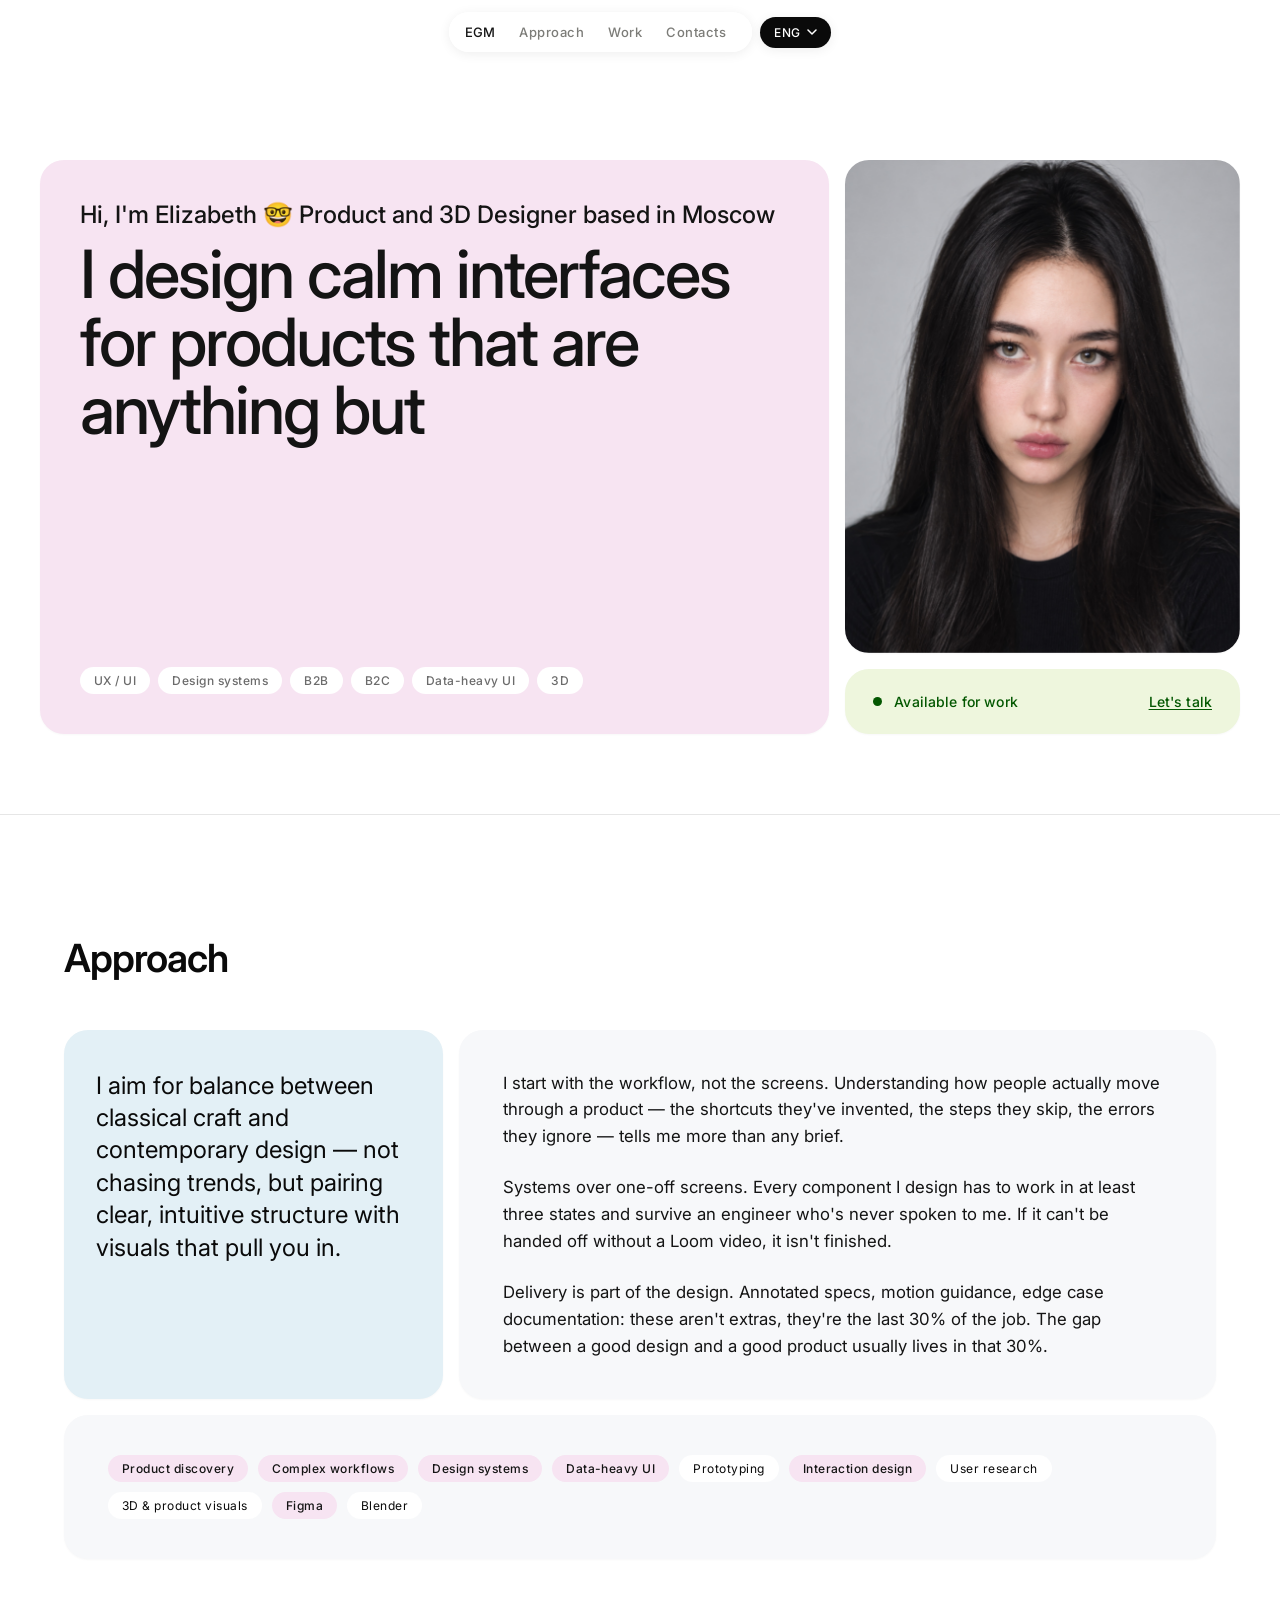
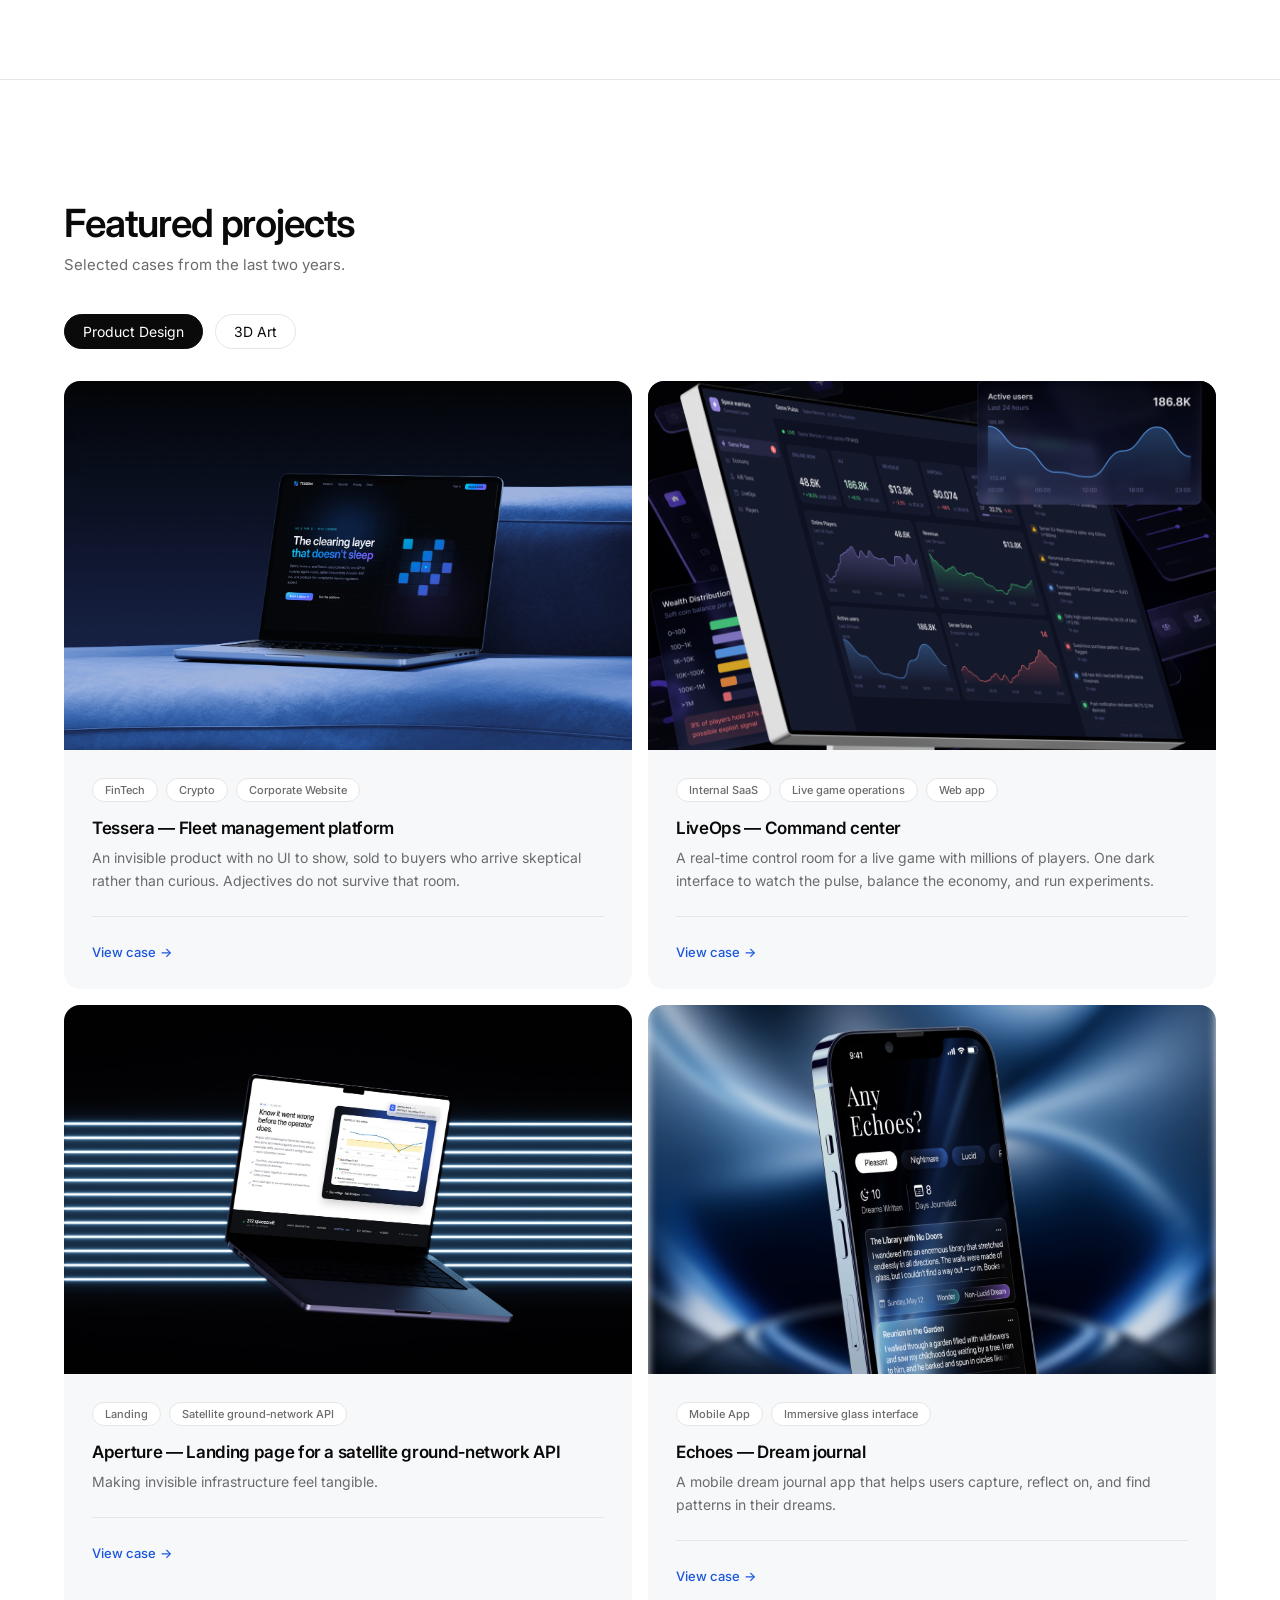
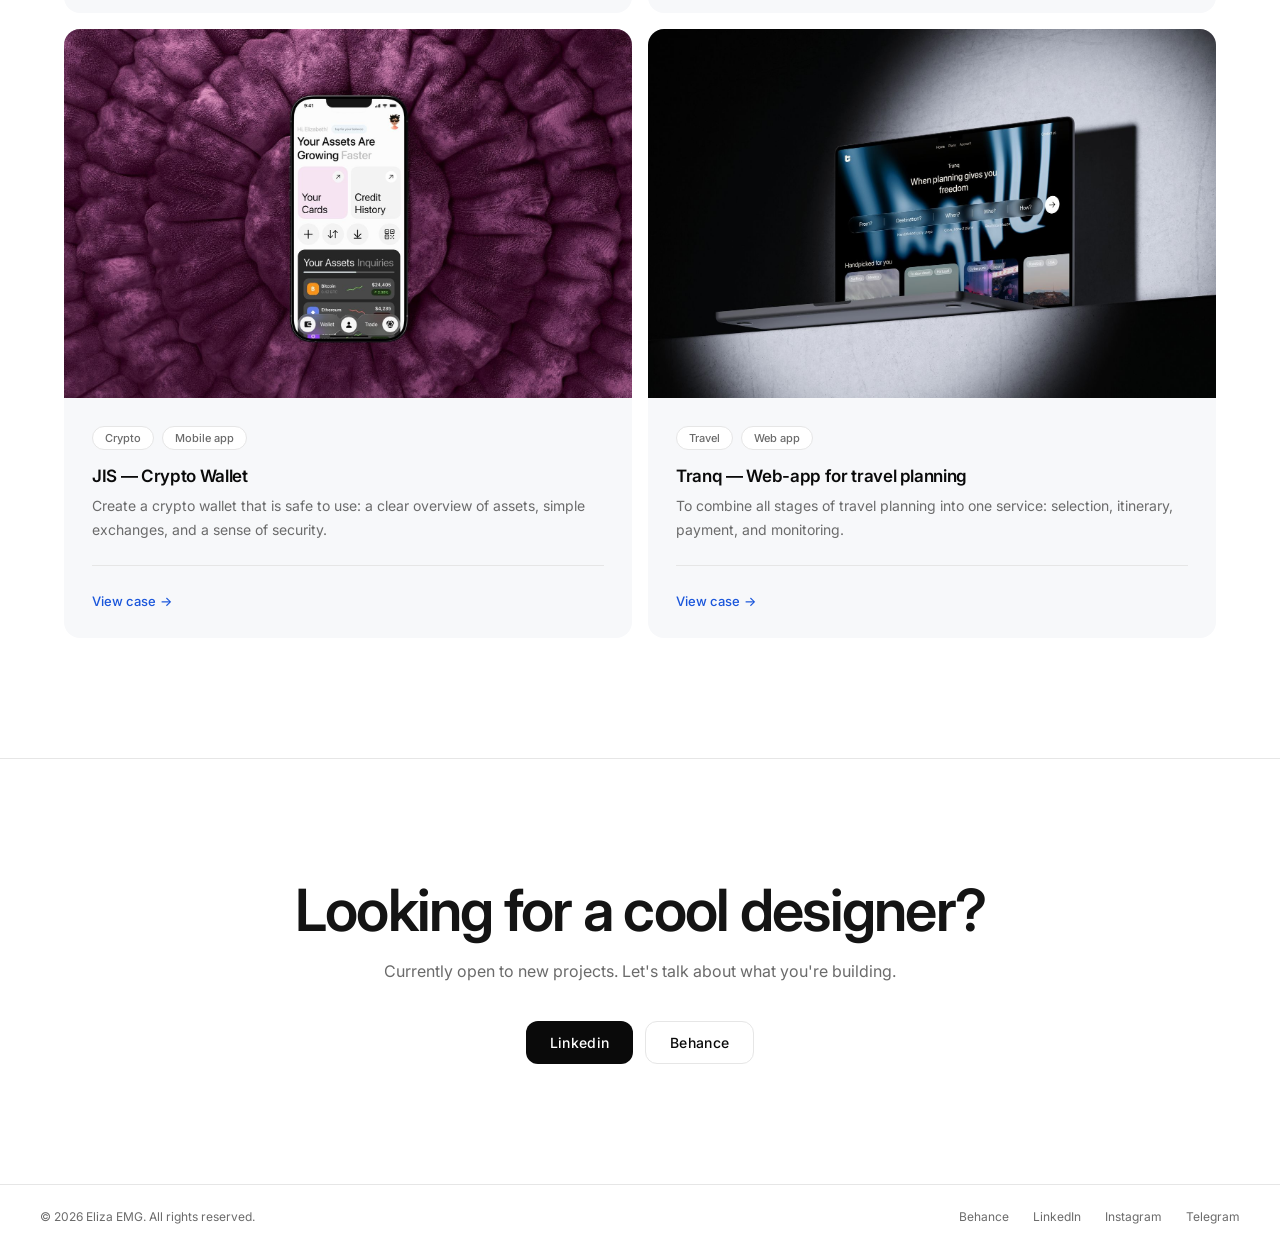
<file: index.html>
<!DOCTYPE html>
<html lang="en">
<head>
  <meta charset="UTF-8" />
  <meta name="viewport" content="width=device-width, initial-scale=1.0" />
  <title>Eliza EGM — Product Designer</title>
  <meta name="description" content="I design calm interfaces for products that are anything but. Product design, design systems and 3D work by Elizabeth EGM." />
  <link rel="preconnect" href="https://fonts.googleapis.com">
  <link rel="preconnect" href="https://fonts.gstatic.com" crossorigin>
  <link href="https://fonts.googleapis.com/css2?family=Inter:wght@400;500;600;700&display=swap" rel="stylesheet">
  <link rel="stylesheet" href="css/style.css" />
  <link rel="stylesheet" href="css/home.css" />
</head>
<body data-page="home">

  <header class="site-header">
    <nav class="nav" aria-label="Primary">
      <a class="nav__brand" href="#hero">EGM</a>
      <a class="nav__link" href="#approach" data-i18n="nav.approach">Approach</a>
      <a class="nav__link" href="#work" data-i18n="nav.work">Work</a>
      <a class="nav__link" href="#contact" data-i18n="nav.contacts">Contacts</a>
    </nav>
    <div class="lang-switch">
      <button type="button" class="lang-switch__button" aria-haspopup="listbox" aria-expanded="false">
        <span class="lang-switch__label" data-lang-current>ENG</span>
        <svg class="lang-switch__chevron" width="10" height="6" viewBox="0 0 10 6" fill="none" aria-hidden="true">
          <path d="M1 1L5 5L9 1" stroke="currentColor" stroke-width="1.5" stroke-linecap="round" stroke-linejoin="round"/>
        </svg>
      </button>
      <ul class="lang-switch__menu" role="listbox" hidden>
        <li role="option" data-lang="en" aria-selected="true">ENG</li>
        <li role="option" data-lang="ru" aria-selected="false">RU</li>
      </ul>
    </div>
  </header>

  <main>
    <!-- Hero -->
    <section class="hero" id="hero">
      <div class="hero__grid">
        <div class="hero__card">
          <div class="hero__intro">
            <p class="hero__greeting" data-i18n="hero.greeting">Hi, I'm Elizabeth 🤓 Product and 3D Designer based in Moscow</p>
            <h1 class="hero__heading"><span data-i18n="hero.heading.prefix">I design </span><span class="hero__rotate-word" data-rotate-word>calm</span><span data-i18n="hero.heading.suffix"> interfaces for products that are anything but</span></h1>
          </div>
          <ul class="hero__tags">
            <li class="pill" data-i18n="hero.tag.uxui">UX / UI</li>
            <li class="pill" data-i18n="hero.tag.designSystems">Design systems</li>
            <li class="pill" data-i18n="hero.tag.b2b">B2B</li>
            <li class="pill" data-i18n="hero.tag.b2c">B2C</li>
            <li class="pill" data-i18n="hero.tag.dataHeavyUi" data-i18n-hide="ru">Data-heavy UI</li>
            <li class="pill" data-i18n="hero.tag.3d">3D</li>
          </ul>
        </div>
        <div class="hero__aside">
          <div class="hero__portrait">
            <img src="assets/images/hero-portrait.jpg" alt="Portrait of Eliza EGM" />
          </div>
          <div class="hero__status">
            <span class="hero__status-left">
              <span class="hero__status-dot" aria-hidden="true"></span>
              <span class="hero__status-text" data-i18n="hero.status">Available for work</span>
            </span>
            <a class="hero__status-link" href="https://www.linkedin.com/in/elizaemg" target="_blank" rel="noopener" data-i18n="hero.statusLink" data-i18n-href="hero.statusLink.href">Let's talk</a>
          </div>
        </div>
      </div>
    </section>

    <!-- Approach -->
    <section class="section" id="approach">
      <div class="container">
        <h2 class="section-heading" data-i18n="approach.heading">Approach</h2>
        <div class="approach__grid">
          <div class="approach__intro" data-i18n="approach.intro">
            I aim for balance between classical craft and contemporary design — not chasing trends, but pairing clear, intuitive structure with visuals that pull you in.
          </div>
          <div class="approach__notes">
            <p data-i18n="approach.note1">I start with the workflow, not the screens. Understanding how people actually move through a product — the shortcuts they've invented, the steps they skip, the errors they ignore — tells me more than any brief.</p>
            <p data-i18n="approach.note2">Systems over one-off screens. Every component I design has to work in at least three states and survive an engineer who's never spoken to me. If it can't be handed off without a Loom video, it isn't finished.</p>
            <p data-i18n="approach.note3">Delivery is part of the design. Annotated specs, motion guidance, edge case documentation: these aren't extras, they're the last 30% of the job. The gap between a good design and a good product usually lives in that 30%.</p>
          </div>
        </div>
        <div class="approach__skills">
          <span class="pill pill--accent" data-i18n="approach.skill.productDiscovery">Product discovery</span>
          <span class="pill pill--accent" data-i18n="approach.skill.complexWorkflows">Complex workflows</span>
          <span class="pill pill--accent" data-i18n="approach.skill.designSystems">Design systems</span>
          <span class="pill pill--accent" data-i18n="approach.skill.dataHeavyUi" data-i18n-hide="ru">Data-heavy UI</span>
          <span class="pill pill--outline" data-i18n="approach.skill.prototyping">Prototyping</span>
          <span class="pill pill--accent" data-i18n="approach.skill.interactionDesign">Interaction design</span>
          <span class="pill pill--outline" data-i18n="approach.skill.userResearch">User research</span>
          <span class="pill pill--outline" data-i18n="approach.skill.3dVisuals">3D &amp; product visuals</span>
          <span class="pill pill--accent" data-i18n="approach.skill.figma">Figma</span>
          <span class="pill pill--outline" data-i18n="approach.skill.blender">Blender</span>
        </div>
      </div>
    </section>

    <!-- Work / Featured projects -->
    <section class="section" id="work">
      <div class="container">
        <div class="projects__head">
          <div>
            <h2 class="section-heading" data-i18n="work.heading">Featured projects</h2>
            <p class="section-subhead" data-i18n="work.subhead">Selected cases from the last two years.</p>
          </div>
        </div>
        <div class="projects__tabs" role="tablist" aria-label="Project category">
          <button class="projects__tab is-active" type="button" role="tab" aria-selected="true" data-tab="design" data-i18n="work.tab.design">Product Design</button>
          <button class="projects__tab" type="button" role="tab" aria-selected="false" data-tab="3d" data-i18n="work.tab.3d">3D Art</button>
        </div>

        <div class="projects__grid" data-panel="design">
          <a class="project-card" href="case-studies/tessera.html">
            <div class="project-card__media">
              <img src="assets/images/project-tessera.jpg" alt="Tessera fleet management platform shown on a laptop" loading="lazy" />
            </div>
            <div class="project-card__body">
              <div class="project-card__tags">
                <span class="project-card__tag" data-i18n="proj.tessera.tag1">FinTech</span>
                <span class="project-card__tag" data-i18n="proj.tessera.tag2">Crypto</span>
                <span class="project-card__tag" data-i18n="proj.tessera.tag3">Corporate Website</span>
              </div>
              <h3 class="project-card__title" data-i18n="proj.tessera.title">Tessera — Fleet management platform</h3>
              <p class="project-card__desc" data-i18n="proj.tessera.desc">An invisible product with no UI to show, sold to buyers who arrive skeptical rather than curious. Adjectives do not survive that room.</p>
              <div class="project-card__footer">
                <span class="link-arrow"><span data-i18n="work.viewCase">View case</span> <span class="link-arrow__arrow">→</span></span>
              </div>
            </div>
          </a>

          <a class="project-card" href="case-studies/liveops.html">
            <div class="project-card__media">
              <img src="assets/images/project-liveops-bg.jpg" alt="LiveOps command center dashboard" loading="lazy" />
              <img src="assets/images/project-liveops-overlay.png" alt="" loading="lazy" style="position:absolute;inset:0;width:100%;height:100%;object-fit:cover;pointer-events:none;" />
            </div>
            <div class="project-card__body">
              <div class="project-card__tags">
                <span class="project-card__tag" data-i18n="proj.liveops.tag1">Internal SaaS</span>
                <span class="project-card__tag" data-i18n="proj.liveops.tag2">Live game operations</span>
                <span class="project-card__tag" data-i18n="proj.liveops.tag3">Web app</span>
              </div>
              <h3 class="project-card__title" data-i18n="proj.liveops.title">LiveOps — Command center</h3>
              <p class="project-card__desc" data-i18n="proj.liveops.desc">A real-time control room for a live game with millions of players. One dark interface to watch the pulse, balance the economy, and run experiments.</p>
              <div class="project-card__footer">
                <span class="link-arrow"><span data-i18n="work.viewCase">View case</span> <span class="link-arrow__arrow">→</span></span>
              </div>
            </div>
          </a>

          <a class="project-card" href="case-studies/aperture.html">
            <div class="project-card__media">
              <img src="assets/images/project-aperture.jpg" alt="Aperture satellite ground-network API landing page" loading="lazy" />
            </div>
            <div class="project-card__body">
              <div class="project-card__tags">
                <span class="project-card__tag" data-i18n="proj.aperture.tag1">Landing</span>
                <span class="project-card__tag" data-i18n="proj.aperture.tag2">Satellite ground‑network API</span>
              </div>
              <h3 class="project-card__title" data-i18n="proj.aperture.title">Aperture — Landing page for a satellite ground‑network API</h3>
              <p class="project-card__desc" data-i18n="proj.aperture.desc">Making invisible infrastructure feel tangible.</p>
              <div class="project-card__footer">
                <span class="link-arrow"><span data-i18n="work.viewCase">View case</span> <span class="link-arrow__arrow">→</span></span>
              </div>
            </div>
          </a>

          <a class="project-card" href="case-studies/echoes.html">
            <div class="project-card__media">
              <img src="assets/images/project-echoes.jpg" alt="Echoes dream journal mobile app" loading="lazy" />
            </div>
            <div class="project-card__body">
              <div class="project-card__tags">
                <span class="project-card__tag" data-i18n="proj.echoes.tag1">Mobile App</span>
                <span class="project-card__tag" data-i18n="proj.echoes.tag2">Immersive glass interface</span>
              </div>
              <h3 class="project-card__title" data-i18n="proj.echoes.title">Echoes — Dream journal</h3>
              <p class="project-card__desc" data-i18n="proj.echoes.desc">A mobile dream journal app that helps users capture, reflect on, and find patterns in their dreams.</p>
              <div class="project-card__footer">
                <span class="link-arrow"><span data-i18n="work.viewCase">View case</span> <span class="link-arrow__arrow">→</span></span>
              </div>
            </div>
          </a>

          <a class="project-card" href="case-studies/crypto-wallet.html">
            <div class="project-card__media">
              <img src="assets/images/project-cryptowallet.jpg" alt="JIS crypto wallet app shown on a phone" loading="lazy" />
            </div>
            <div class="project-card__body">
              <div class="project-card__tags">
                <span class="project-card__tag" data-i18n="proj.cryptowallet.tag1">Crypto</span>
                <span class="project-card__tag" data-i18n="proj.cryptowallet.tag2">Mobile app</span>
              </div>
              <h3 class="project-card__title" data-i18n="proj.cryptowallet.title">JIS — Crypto Wallet</h3>
              <p class="project-card__desc" data-i18n="proj.cryptowallet.desc">Create a crypto wallet that is safe to use: a clear overview of assets, simple exchanges, and a sense of security.</p>
              <div class="project-card__footer">
                <span class="link-arrow"><span data-i18n="work.viewCase">View case</span> <span class="link-arrow__arrow">→</span></span>
              </div>
            </div>
          </a>

          <a class="project-card" href="case-studies/tranq.html">
            <div class="project-card__media">
              <img src="assets/images/project-tranq.jpg" alt="Tranq travel planning web app shown on a laptop" loading="lazy" />
            </div>
            <div class="project-card__body">
              <div class="project-card__tags">
                <span class="project-card__tag" data-i18n="proj.tranq.tag1">Travel</span>
                <span class="project-card__tag" data-i18n="proj.tranq.tag2">Web app</span>
              </div>
              <h3 class="project-card__title" data-i18n="proj.tranq.title">Tranq — Web-app for travel planning</h3>
              <p class="project-card__desc" data-i18n="proj.tranq.desc">To combine all stages of travel planning into one service: selection, itinerary, payment, and monitoring.</p>
              <div class="project-card__footer">
                <span class="link-arrow"><span data-i18n="work.viewCase">View case</span> <span class="link-arrow__arrow">→</span></span>
              </div>
            </div>
          </a>
        </div>

        <div class="projects__grid" data-panel="3d" hidden>
          <a class="project-card" href="case-studies/follow-the-light.html">
            <div class="project-card__media">
              <img src="assets/images/project-follow-the-light.jpg" alt="Follow the Light 3D claw machine promo visual" loading="lazy" />
            </div>
            <div class="project-card__body">
              <div class="project-card__tags">
                <span class="project-card__tag" data-i18n="proj.followlight.tag1">3D</span>
                <span class="project-card__tag" data-i18n="proj.followlight.tag2">Crypto</span>
              </div>
              <h3 class="project-card__title" data-i18n="proj.followlight.title">Follow the Light</h3>
              <p class="project-card__desc" data-i18n="proj.followlight.desc">Create a 3D promo visual concept for a crypto/NFT product, using a claw machine filled with regular toys as the core metaphor.</p>
              <div class="project-card__footer">
                <span class="link-arrow"><span data-i18n="work.viewCase">View case</span> <span class="link-arrow__arrow">→</span></span>
              </div>
            </div>
          </a>

          <a class="project-card" href="case-studies/zombie-hand.html">
            <div class="project-card__media">
              <img src="assets/images/project-3d-cinema.jpg" alt="3D modeling for online cinema promo" loading="lazy" />
            </div>
            <div class="project-card__body">
              <div class="project-card__tags">
                <span class="project-card__tag" data-i18n="proj.zombiehand.tag1">3D</span>
                <span class="project-card__tag" data-i18n="proj.zombiehand.tag2">Cinema</span>
              </div>
              <h3 class="project-card__title" data-i18n="proj.zombiehand.title">3D Modeling for online cinema</h3>
              <p class="project-card__desc" data-i18n="proj.zombiehand.desc">Create a 3D illustration based on a sketch by the FeelFactory agency for the online cinema Ivi.</p>
              <div class="project-card__footer">
                <span class="link-arrow"><span data-i18n="work.viewCase">View case</span> <span class="link-arrow__arrow">→</span></span>
              </div>
            </div>
          </a>
        </div>
      </div>
    </section>

    <!-- Contact -->
    <section class="contact section" id="contact">
      <h2 class="contact__heading" data-i18n="contact.heading">Looking for a cool designer?</h2>
      <p class="contact__subhead" data-i18n="contact.subhead">Currently open to new projects. Let's talk about what you're building.</p>
      <div class="contact__actions">
        <a class="btn btn--dark" href="https://www.linkedin.com/in/elizaemg" target="_blank" rel="noopener">Linkedin</a>
        <a class="btn btn--outline" href="https://www.behance.net/elizaemg" target="_blank" rel="noopener">Behance</a>
      </div>
    </section>
  </main>

  <footer class="site-footer">
    <div class="site-footer__row">
      <p class="site-footer__copy" data-i18n="footer.copyright">© 2026 Eliza EMG. All rights reserved.</p>
      <div class="site-footer__links">
        <a href="https://www.behance.net/elizaemg" target="_blank" rel="noopener">Behance</a>
        <a href="https://www.linkedin.com/in/elizaemg" target="_blank" rel="noopener">LinkedIn</a>
        <a href="https://www.instagram.com/eliza.emg/" target="_blank" rel="noopener">Instagram</a>
        <a href="https://t.me/elizabethemg" target="_blank" rel="noopener">Telegram</a>
      </div>
    </div>
  </footer>

  <script src="js/main.js"></script>
  <script src="js/i18n.js"></script>
</body>
</html>
</file>
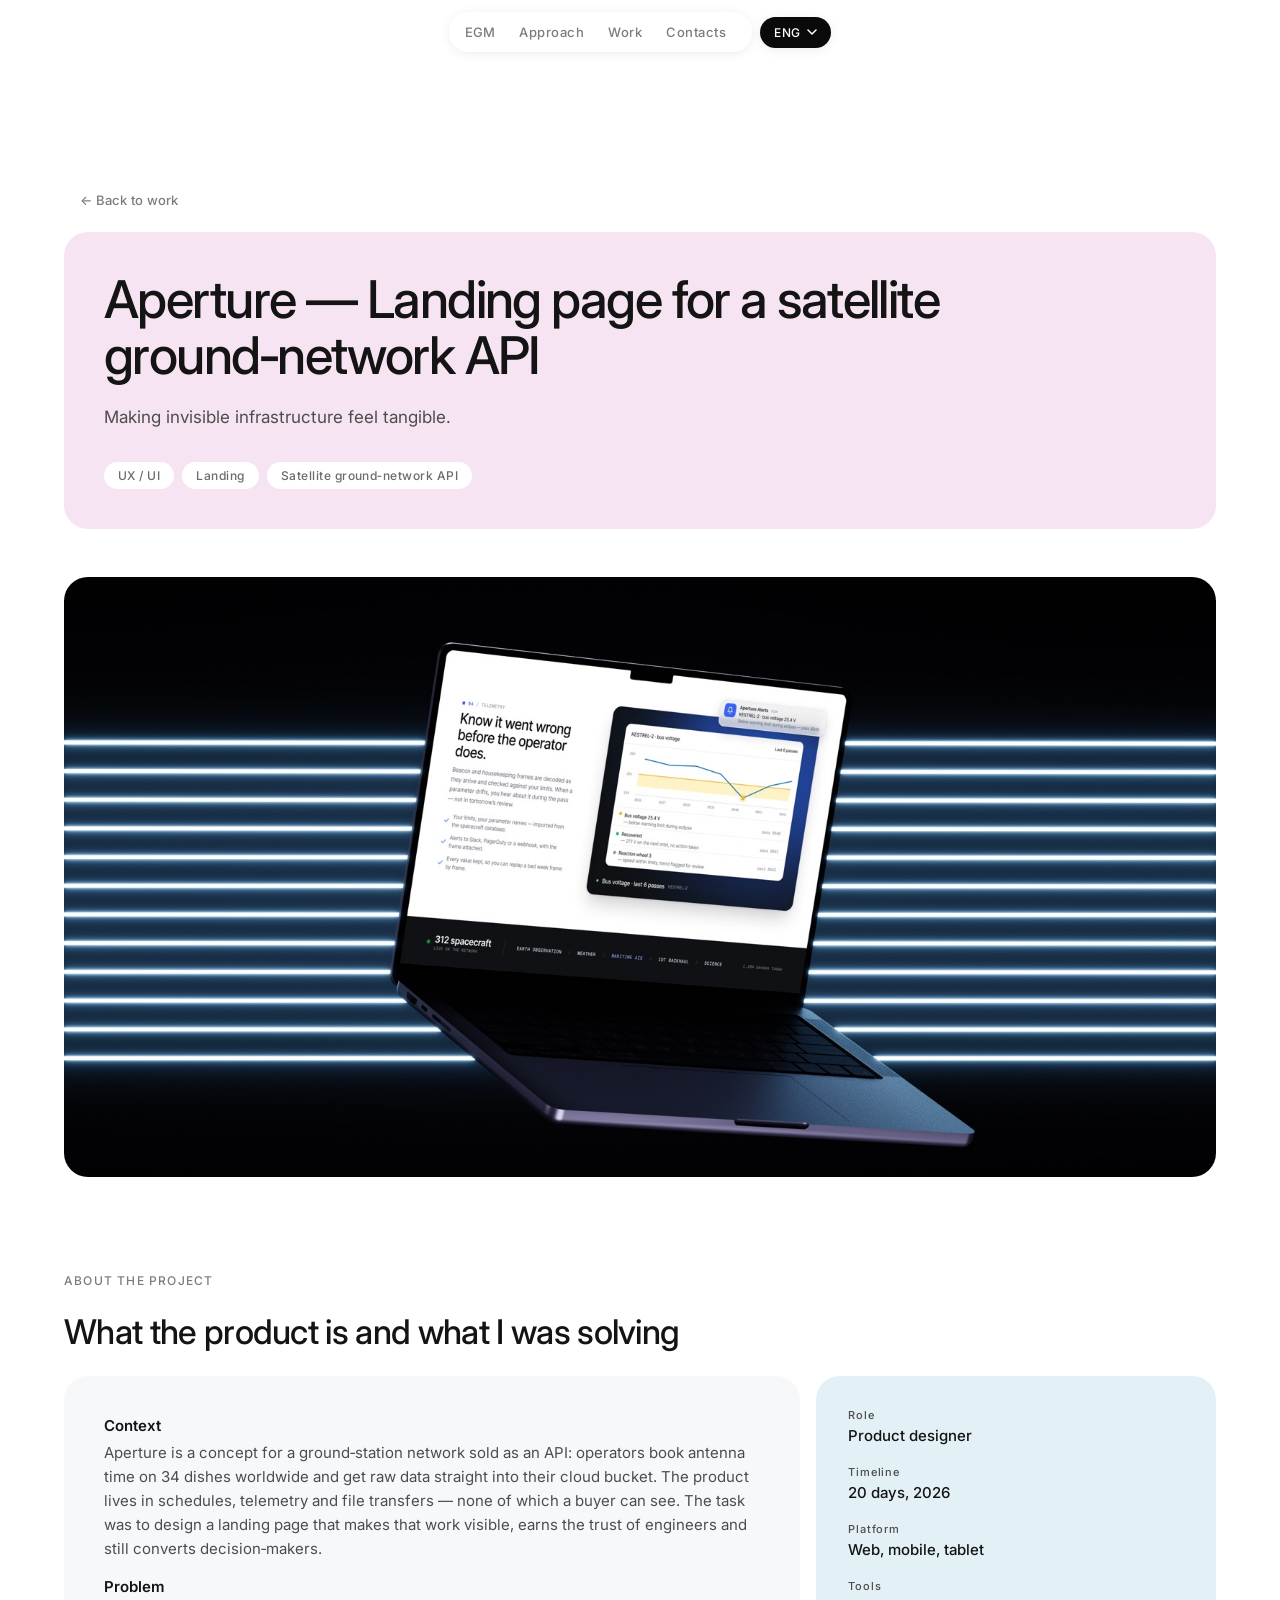
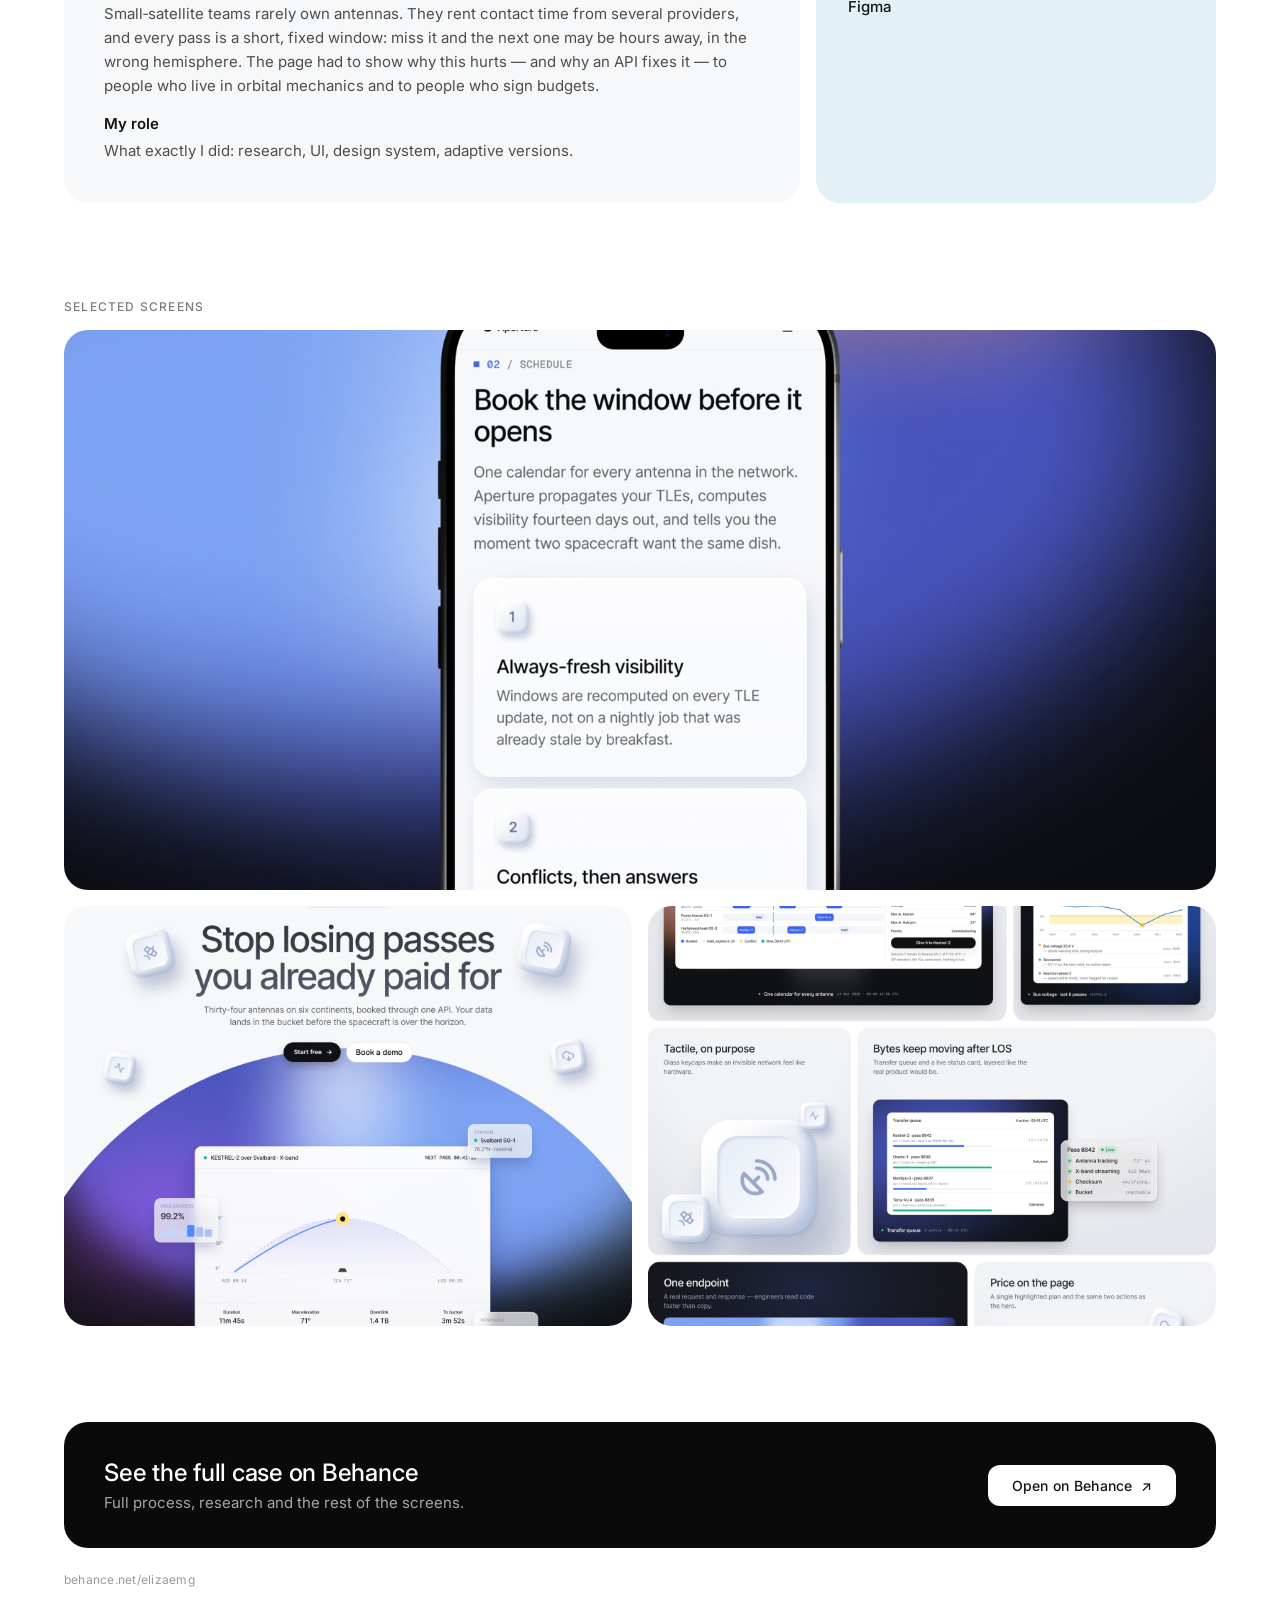
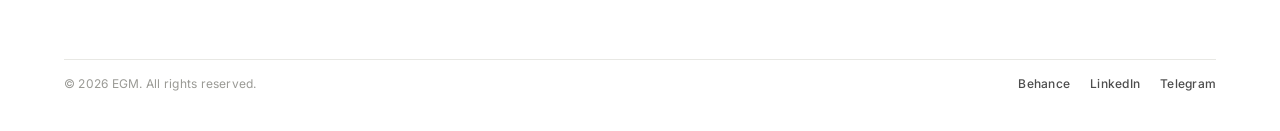
<file: case-studies/aperture.html>
<!DOCTYPE html>
<html lang="en">
<head>
  <meta charset="UTF-8" />
  <meta name="viewport" content="width=device-width, initial-scale=1.0" />
  <title>Aperture — Landing page for a satellite ground‑network API | Eliza EGM</title>
  <meta name="description" content="Making invisible infrastructure feel tangible — a landing page for a satellite ground-network API." />
  <link rel="preconnect" href="https://fonts.googleapis.com">
  <link rel="preconnect" href="https://fonts.gstatic.com" crossorigin>
  <link href="https://fonts.googleapis.com/css2?family=Inter:wght@400;500;600;700&display=swap" rel="stylesheet">
  <link rel="stylesheet" href="../css/style.css" />
  <link rel="stylesheet" href="../css/case-study.css" />
</head>
<body data-page="aperture">

  <header class="site-header">
    <nav class="nav" aria-label="Primary">
      <a class="nav__brand" href="../index.html">EGM</a>
      <a class="nav__link" href="../index.html#approach" data-i18n="nav.approach">Approach</a>
      <a class="nav__link" href="../index.html#work" data-i18n="nav.work">Work</a>
      <a class="nav__link" href="../index.html#contact" data-i18n="nav.contacts">Contacts</a>
    </nav>
    <div class="lang-switch">
      <button type="button" class="lang-switch__button" aria-haspopup="listbox" aria-expanded="false">
        <span class="lang-switch__label" data-lang-current>ENG</span>
        <svg class="lang-switch__chevron" width="10" height="6" viewBox="0 0 10 6" fill="none" aria-hidden="true">
          <path d="M1 1L5 5L9 1" stroke="currentColor" stroke-width="1.5" stroke-linecap="round" stroke-linejoin="round"/>
        </svg>
      </button>
      <ul class="lang-switch__menu" role="listbox" hidden>
        <li role="option" data-lang="en" aria-selected="true">ENG</li>
        <li role="option" data-lang="ru" aria-selected="false">RU</li>
      </ul>
    </div>
  </header>

  <main>
    <section class="cs-hero">
      <a class="cs-back" href="../index.html#work" data-i18n="cs.back">← Back to work</a>
      <div class="cs-title-card">
        <h1 data-i18n="hero.title">Aperture — Landing page for a satellite ground‑network API</h1>
        <p data-i18n="hero.desc">Making invisible infrastructure feel tangible.</p>
        <div class="cs-tags">
          <span class="pill" data-i18n="hero.tag1">UX / UI</span>
          <span class="pill" data-i18n="hero.tag2">Landing</span>
          <span class="pill" data-i18n="hero.tag3">Satellite ground‑network API</span>
        </div>
      </div>
    </section>

    <section class="cs-cover">
      <div class="cs-cover__frame">
        <img src="../assets/images/aperture-cover.jpg" alt="Aperture landing page shown on a laptop, dark neon interface" />
      </div>
    </section>

    <section class="cs-about">
      <p class="cs-eyebrow" data-i18n="cs.eyebrow.about">About the project</p>
      <h2 data-i18n="cs.about.heading">What the product is and what I was solving</h2>
      <div class="cs-about__columns">
        <div class="cs-about__context">
          <div class="cs-about__block">
            <h3 data-i18n="cs.about.context">Context</h3>
            <p data-i18n="about.context">Aperture is a concept for a ground‑station network sold as an API: operators book antenna time on 34 dishes worldwide and get raw data straight into their cloud bucket. The product lives in schedules, telemetry and file transfers — none of which a buyer can see. The task was to design a landing page that makes that work visible, earns the trust of engineers and still converts decision‑makers.</p>
          </div>
          <div class="cs-about__block">
            <h3 data-i18n="cs.about.problem">Problem</h3>
            <p data-i18n="about.problem">Small‑satellite teams rarely own antennas. They rent contact time from several providers, and every pass is a short, fixed window: miss it and the next one may be hours away, in the wrong hemisphere. The page had to show why this hurts — and why an API fixes it — to people who live in orbital mechanics and to people who sign budgets.</p>
          </div>
          <div class="cs-about__block">
            <h3 data-i18n="cs.about.myrole">My role</h3>
            <p data-i18n="about.myrole">What exactly I did: research, UI, design system, adaptive versions.</p>
          </div>
        </div>
        <dl class="cs-about__facts">
          <div><dt data-i18n="cs.facts.role">Role</dt><dd data-i18n="facts.role">Product designer</dd></div>
          <div><dt data-i18n="cs.facts.timeline">Timeline</dt><dd data-i18n="facts.timeline">20 days, 2026</dd></div>
          <div><dt data-i18n="cs.facts.platform">Platform</dt><dd data-i18n="facts.platform">Web, mobile, tablet</dd></div>
          <div><dt data-i18n="cs.facts.tools">Tools</dt><dd data-i18n="facts.tools">Figma</dd></div>
        </dl>
      </div>
    </section>

    <section class="cs-visuals">
      <p class="cs-eyebrow" data-i18n="cs.eyebrow.screens">Selected screens</p>
      <div class="cs-visuals__main">
        <img src="../assets/images/aperture-visual-1.jpg" alt="Aperture landing page hero section" />
      </div>
      <div class="cs-visuals__pair">
        <div><img src="../assets/images/aperture-visual-2.jpg" alt="Aperture landing page detail section" /></div>
        <div><img src="../assets/images/aperture-visual-3.jpg" alt="Aperture landing page pricing section" /></div>
      </div>
    </section>

    <section class="cs-cta">
      <div class="cs-cta__card">
        <div class="cs-cta__text">
          <h3 data-i18n="cs.cta.heading">See the full case on Behance</h3>
          <p data-i18n="cs.cta.text">Full process, research and the rest of the screens.</p>
        </div>
        <a class="btn btn--white" href="https://www.behance.net/elizaemg" target="_blank" rel="noopener"><span data-i18n="cs.cta.button">Open on Behance</span> ↗</a>
      </div>
      <p class="cs-cta__handle">behance.net/elizaemg</p>
    </section>
  </main>

  <footer class="cs-footer">
    <div class="cs-footer__divider"></div>
    <div class="cs-footer__row">
      <span data-i18n="cs.footer.copyright">© 2026 EGM. All rights reserved.</span>
      <div class="cs-footer__links">
        <a href="https://www.behance.net/elizaemg" target="_blank" rel="noopener">Behance</a>
        <a href="https://www.linkedin.com/in/elizaemg" target="_blank" rel="noopener">LinkedIn</a>
        <a href="https://t.me/elizabethemg" target="_blank" rel="noopener">Telegram</a>
      </div>
    </div>
  </footer>

  <script src="../js/main.js"></script>
  <script src="../js/i18n.js"></script>
</body>
</html>
</file>
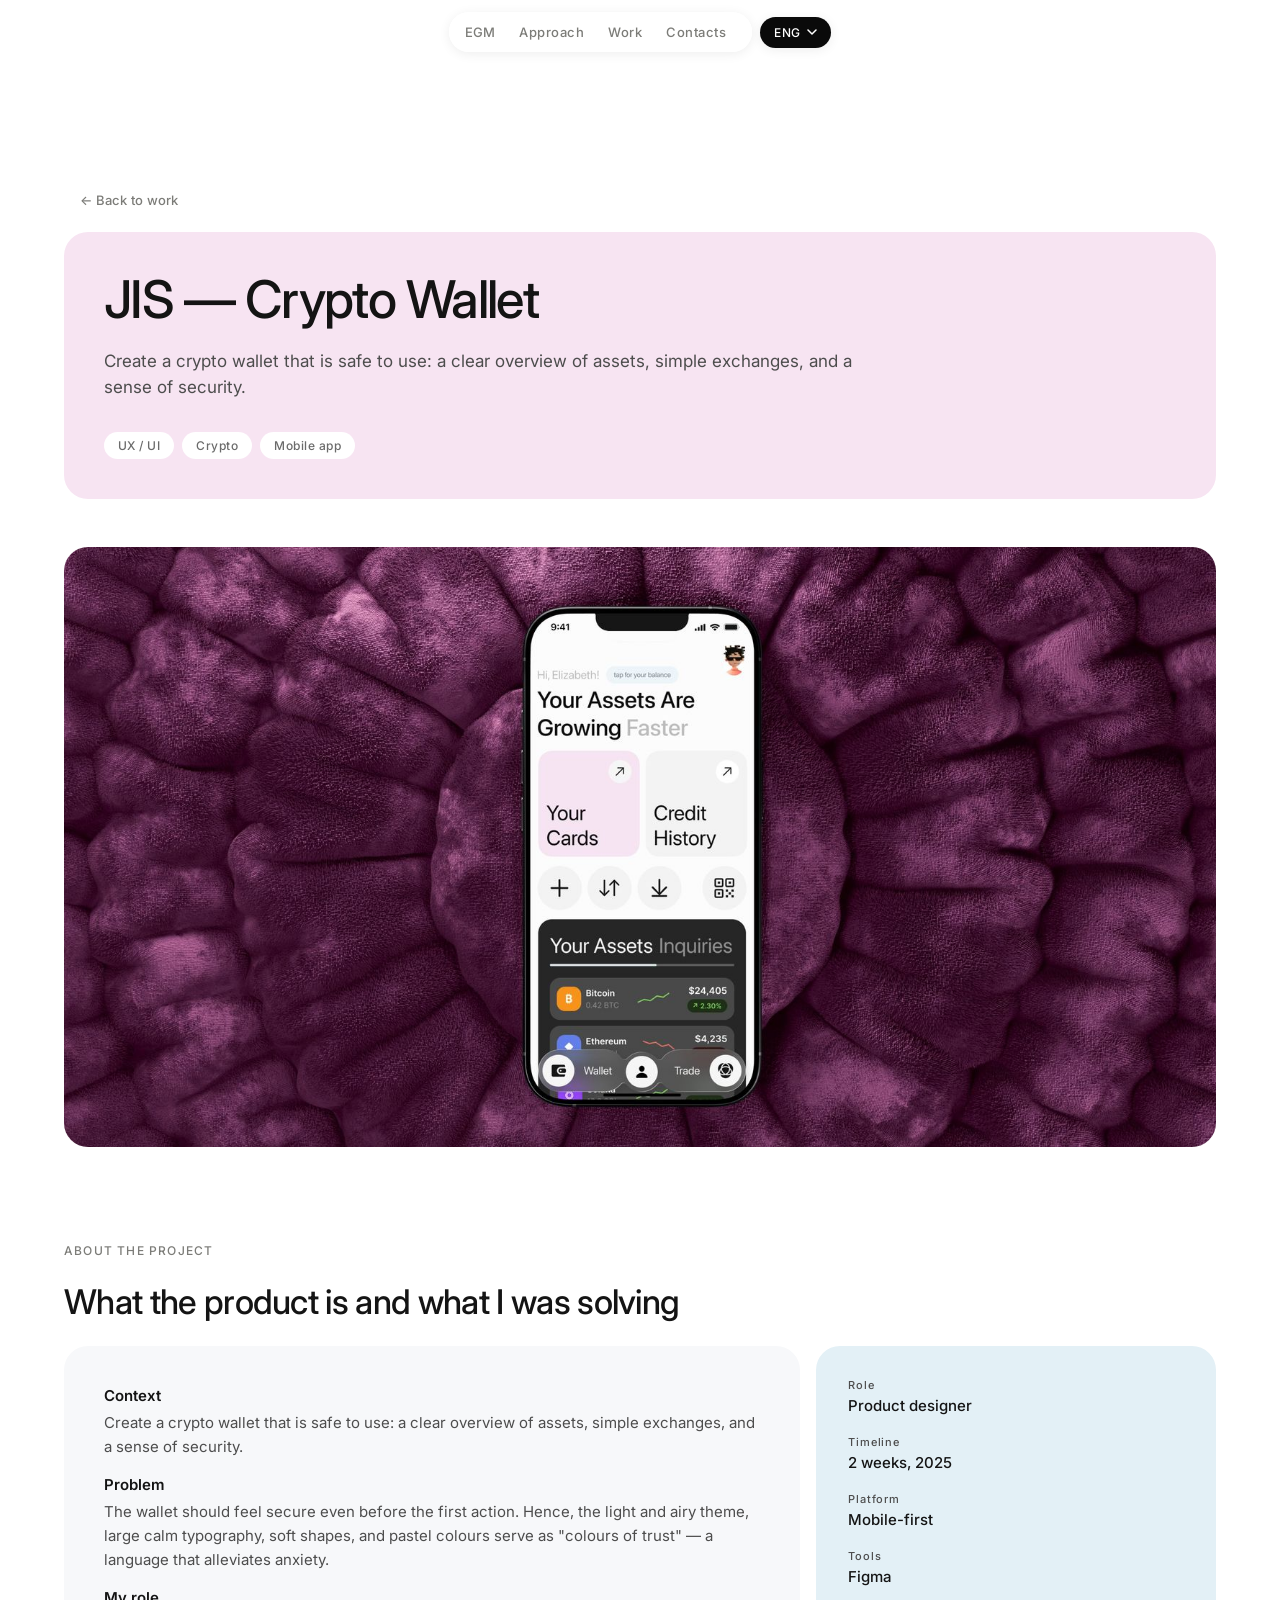
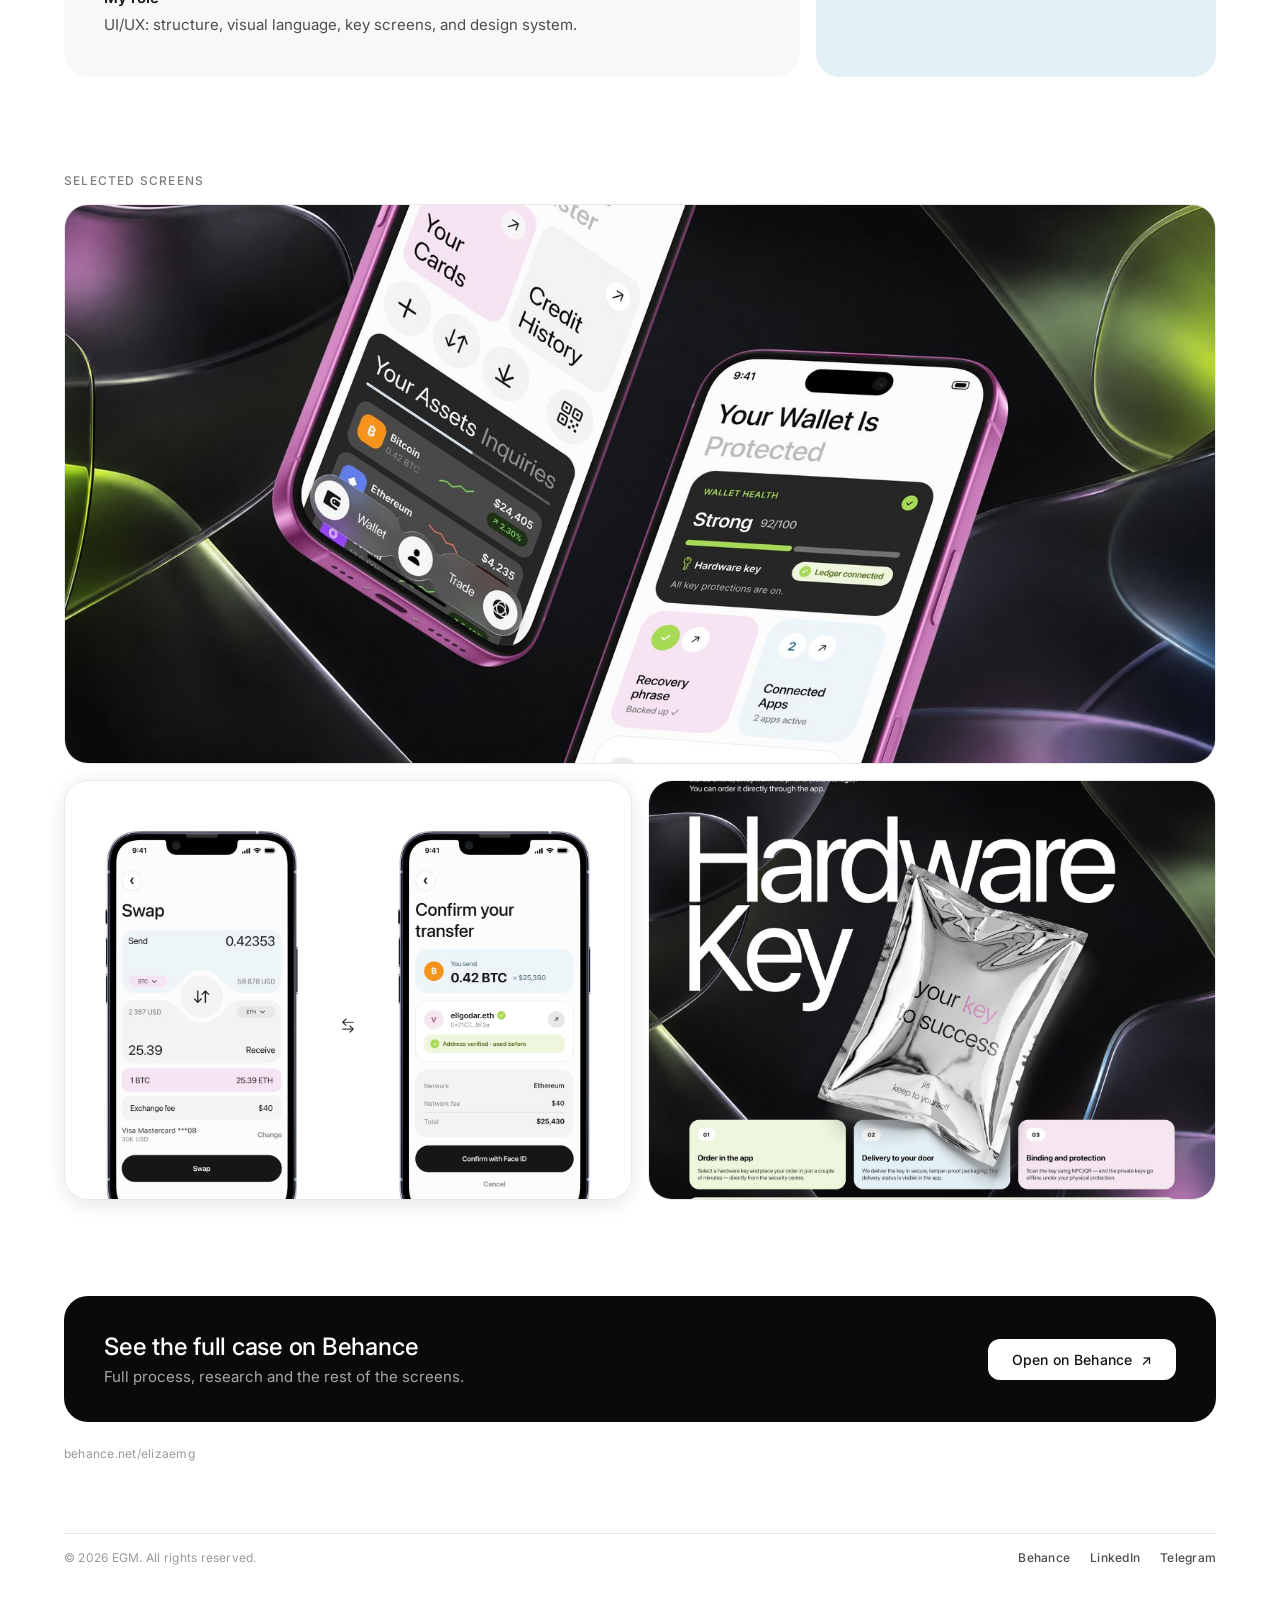
<file: case-studies/crypto-wallet.html>
<!DOCTYPE html>
<html lang="en">
<head>
  <meta charset="UTF-8" />
  <meta name="viewport" content="width=device-width, initial-scale=1.0" />
  <title>JIS — Crypto Wallet | Eliza EGM</title>
  <meta name="description" content="Create a crypto wallet that is safe to use: a clear overview of assets, simple exchanges, and a sense of security." />
  <link rel="preconnect" href="https://fonts.googleapis.com">
  <link rel="preconnect" href="https://fonts.gstatic.com" crossorigin>
  <link href="https://fonts.googleapis.com/css2?family=Inter:wght@400;500;600;700&display=swap" rel="stylesheet">
  <link rel="stylesheet" href="../css/style.css" />
  <link rel="stylesheet" href="../css/case-study.css" />
</head>
<body data-page="cryptowallet">

  <header class="site-header">
    <nav class="nav" aria-label="Primary">
      <a class="nav__brand" href="../index.html">EGM</a>
      <a class="nav__link" href="../index.html#approach" data-i18n="nav.approach">Approach</a>
      <a class="nav__link" href="../index.html#work" data-i18n="nav.work">Work</a>
      <a class="nav__link" href="../index.html#contact" data-i18n="nav.contacts">Contacts</a>
    </nav>
    <div class="lang-switch">
      <button type="button" class="lang-switch__button" aria-haspopup="listbox" aria-expanded="false">
        <span class="lang-switch__label" data-lang-current>ENG</span>
        <svg class="lang-switch__chevron" width="10" height="6" viewBox="0 0 10 6" fill="none" aria-hidden="true">
          <path d="M1 1L5 5L9 1" stroke="currentColor" stroke-width="1.5" stroke-linecap="round" stroke-linejoin="round"/>
        </svg>
      </button>
      <ul class="lang-switch__menu" role="listbox" hidden>
        <li role="option" data-lang="en" aria-selected="true">ENG</li>
        <li role="option" data-lang="ru" aria-selected="false">RU</li>
      </ul>
    </div>
  </header>

  <main>
    <section class="cs-hero">
      <a class="cs-back" href="../index.html#work" data-i18n="cs.back">← Back to work</a>
      <div class="cs-title-card">
        <h1 data-i18n="hero.title">JIS — Crypto Wallet</h1>
        <p data-i18n="hero.desc">Create a crypto wallet that is safe to use: a clear overview of assets, simple exchanges, and a sense of security.</p>
        <div class="cs-tags">
          <span class="pill" data-i18n="hero.tag1">UX / UI</span>
          <span class="pill" data-i18n="hero.tag2">Crypto</span>
          <span class="pill" data-i18n="hero.tag3">Mobile app</span>
        </div>
      </div>
    </section>

    <section class="cs-cover">
      <div class="cs-cover__frame">
        <img src="../assets/images/cryptowallet-cover.jpg" alt="JIS crypto wallet app on a phone over a purple textured background" />
      </div>
    </section>

    <section class="cs-about">
      <p class="cs-eyebrow" data-i18n="cs.eyebrow.about">About the project</p>
      <h2 data-i18n="cs.about.heading">What the product is and what I was solving</h2>
      <div class="cs-about__columns">
        <div class="cs-about__context">
          <div class="cs-about__block">
            <h3 data-i18n="cs.about.context">Context</h3>
            <p data-i18n="about.context">Create a crypto wallet that is safe to use: a clear overview of assets, simple exchanges, and a sense of security.</p>
          </div>
          <div class="cs-about__block">
            <h3 data-i18n="cs.about.problem">Problem</h3>
            <p data-i18n="about.problem">The wallet should feel secure even before the first action. Hence, the light and airy theme, large calm typography, soft shapes, and pastel colours serve as "colours of trust" — a language that alleviates anxiety.</p>
          </div>
          <div class="cs-about__block">
            <h3 data-i18n="cs.about.myrole">My role</h3>
            <p data-i18n="about.myrole">UI/UX: structure, visual language, key screens, and design system.</p>
          </div>
        </div>
        <dl class="cs-about__facts">
          <div><dt data-i18n="cs.facts.role">Role</dt><dd data-i18n="facts.role">Product designer</dd></div>
          <div><dt data-i18n="cs.facts.timeline">Timeline</dt><dd data-i18n="facts.timeline">2 weeks, 2025</dd></div>
          <div><dt data-i18n="cs.facts.platform">Platform</dt><dd data-i18n="facts.platform">Mobile-first</dd></div>
          <div><dt data-i18n="cs.facts.tools">Tools</dt><dd data-i18n="facts.tools">Figma</dd></div>
        </dl>
      </div>
    </section>

    <section class="cs-visuals">
      <p class="cs-eyebrow" data-i18n="cs.eyebrow.screens">Selected screens</p>
      <div class="cs-visuals__main has-border">
        <img src="../assets/images/cryptowallet-visual-1.jpg" alt="JIS crypto wallet main dashboard screen" />
      </div>
      <div class="cs-visuals__pair">
        <div class="has-border has-shadow"><img src="../assets/images/cryptowallet-visual-2.jpg" alt="JIS crypto wallet detail screen" /></div>
        <div class="has-border"><img src="../assets/images/cryptowallet-visual-3.jpg" alt="JIS crypto wallet exchange screen" /></div>
      </div>
    </section>

    <section class="cs-cta">
      <div class="cs-cta__card">
        <div class="cs-cta__text">
          <h3 data-i18n="cs.cta.heading">See the full case on Behance</h3>
          <p data-i18n="cs.cta.text">Full process, research and the rest of the screens.</p>
        </div>
        <a class="btn btn--white" href="https://www.behance.net/elizaemg" target="_blank" rel="noopener"><span data-i18n="cs.cta.button">Open on Behance</span> ↗</a>
      </div>
      <p class="cs-cta__handle">behance.net/elizaemg</p>
    </section>
  </main>

  <footer class="cs-footer">
    <div class="cs-footer__divider"></div>
    <div class="cs-footer__row">
      <span data-i18n="cs.footer.copyright">© 2026 EGM. All rights reserved.</span>
      <div class="cs-footer__links">
        <a href="https://www.behance.net/elizaemg" target="_blank" rel="noopener">Behance</a>
        <a href="https://www.linkedin.com/in/elizaemg" target="_blank" rel="noopener">LinkedIn</a>
        <a href="https://t.me/elizabethemg" target="_blank" rel="noopener">Telegram</a>
      </div>
    </div>
  </footer>

  <script src="../js/main.js"></script>
  <script src="../js/i18n.js"></script>
</body>
</html>
</file>
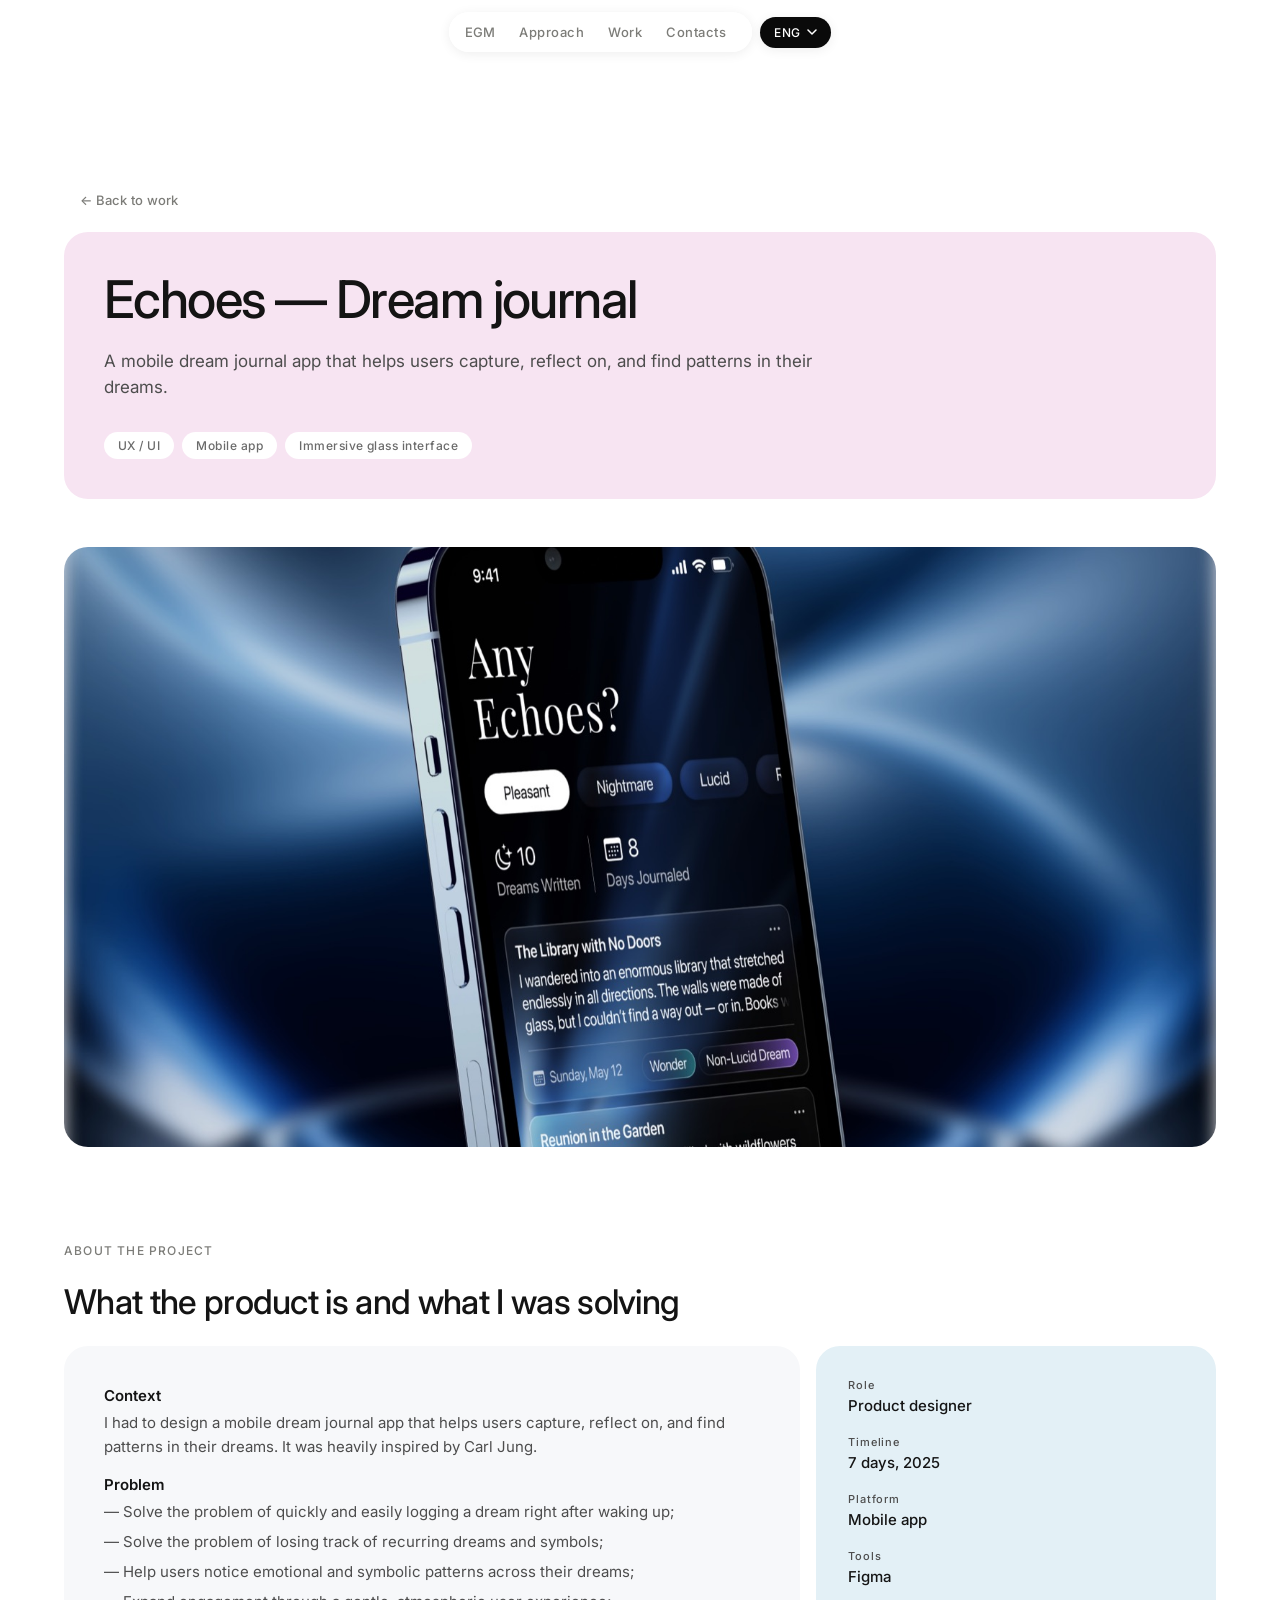
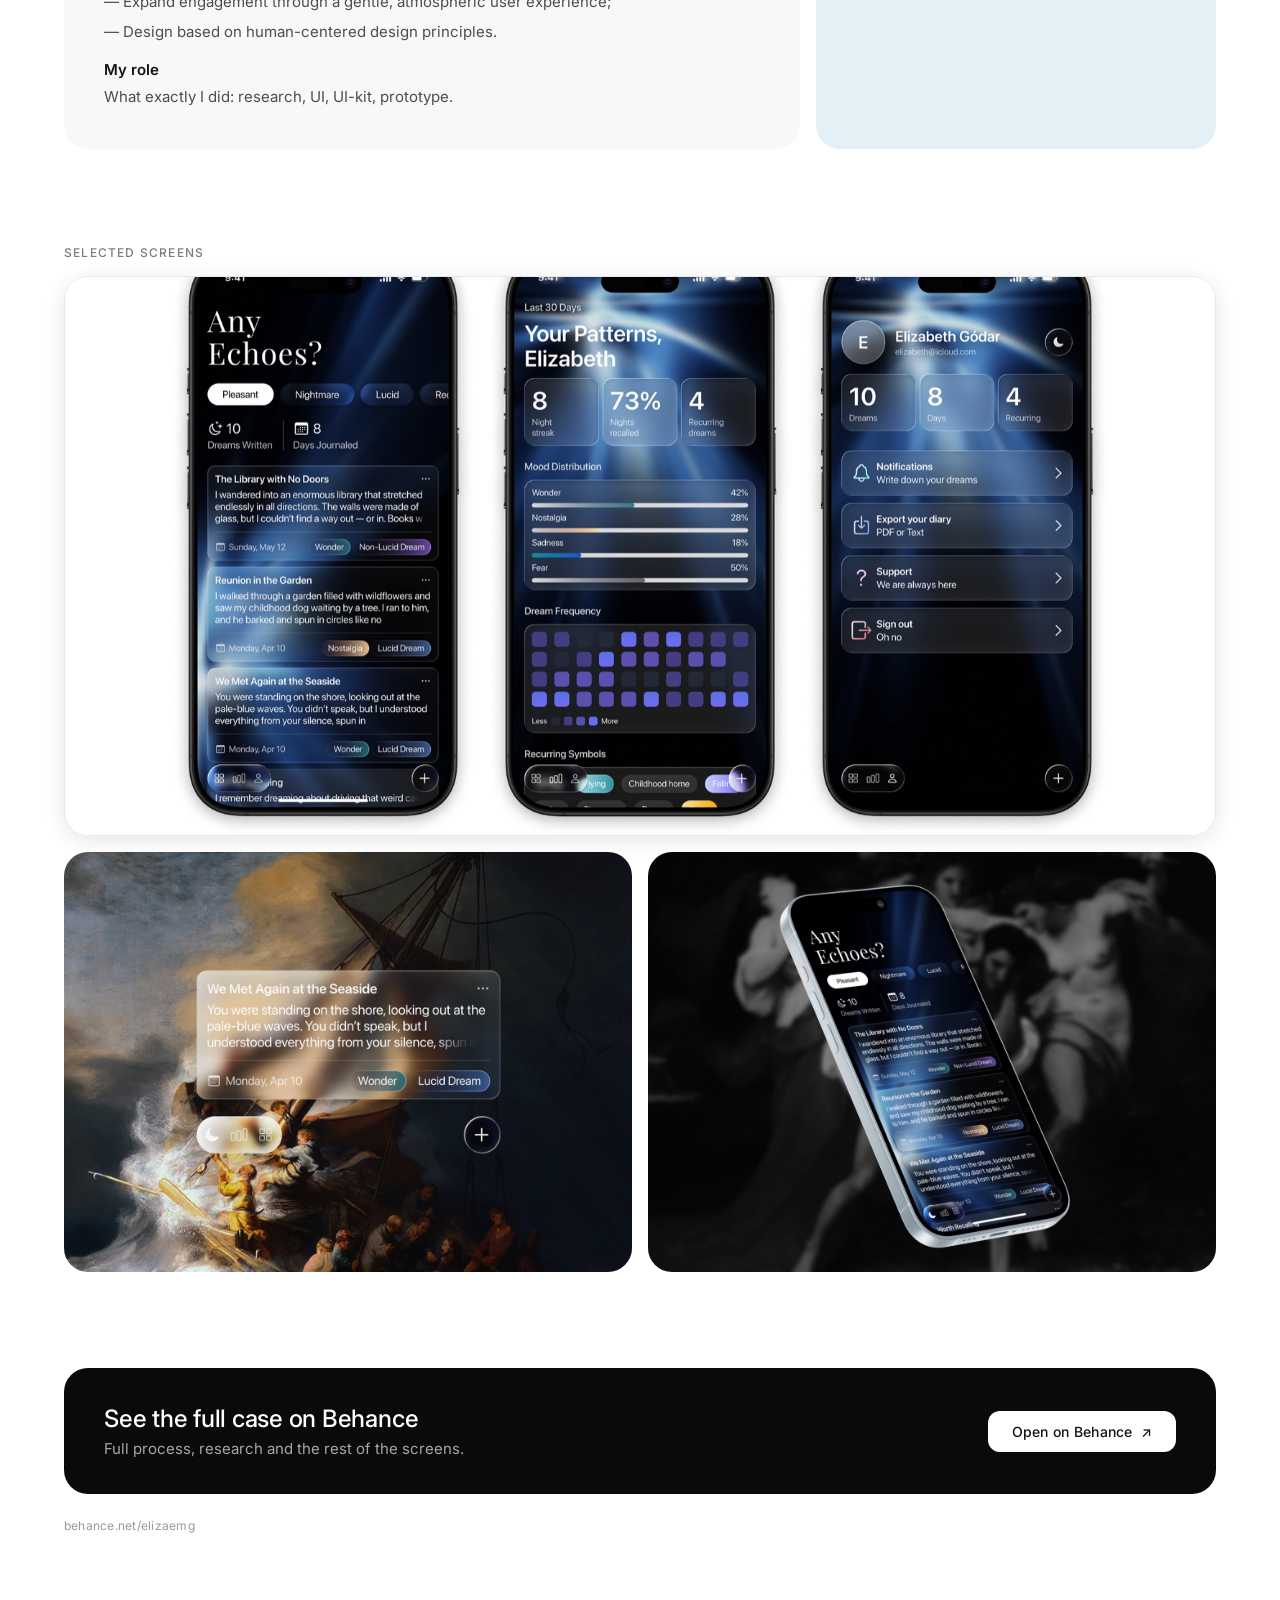
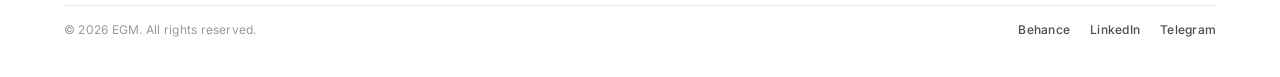
<file: case-studies/echoes.html>
<!DOCTYPE html>
<html lang="en">
<head>
  <meta charset="UTF-8" />
  <meta name="viewport" content="width=device-width, initial-scale=1.0" />
  <title>Echoes — Dream journal | Eliza EGM</title>
  <meta name="description" content="A mobile dream journal app that helps users capture, reflect on, and find patterns in their dreams." />
  <link rel="preconnect" href="https://fonts.googleapis.com">
  <link rel="preconnect" href="https://fonts.gstatic.com" crossorigin>
  <link href="https://fonts.googleapis.com/css2?family=Inter:wght@400;500;600;700&display=swap" rel="stylesheet">
  <link rel="stylesheet" href="../css/style.css" />
  <link rel="stylesheet" href="../css/case-study.css" />
</head>
<body data-page="echoes">

  <header class="site-header">
    <nav class="nav" aria-label="Primary">
      <a class="nav__brand" href="../index.html">EGM</a>
      <a class="nav__link" href="../index.html#approach" data-i18n="nav.approach">Approach</a>
      <a class="nav__link" href="../index.html#work" data-i18n="nav.work">Work</a>
      <a class="nav__link" href="../index.html#contact" data-i18n="nav.contacts">Contacts</a>
    </nav>
    <div class="lang-switch">
      <button type="button" class="lang-switch__button" aria-haspopup="listbox" aria-expanded="false">
        <span class="lang-switch__label" data-lang-current>ENG</span>
        <svg class="lang-switch__chevron" width="10" height="6" viewBox="0 0 10 6" fill="none" aria-hidden="true">
          <path d="M1 1L5 5L9 1" stroke="currentColor" stroke-width="1.5" stroke-linecap="round" stroke-linejoin="round"/>
        </svg>
      </button>
      <ul class="lang-switch__menu" role="listbox" hidden>
        <li role="option" data-lang="en" aria-selected="true">ENG</li>
        <li role="option" data-lang="ru" aria-selected="false">RU</li>
      </ul>
    </div>
  </header>

  <main>
    <section class="cs-hero">
      <a class="cs-back" href="../index.html#work" data-i18n="cs.back">← Back to work</a>
      <div class="cs-title-card">
        <h1 data-i18n="hero.title">Echoes — Dream journal</h1>
        <p data-i18n="hero.desc">A mobile dream journal app that helps users capture, reflect on, and find patterns in their dreams.</p>
        <div class="cs-tags">
          <span class="pill" data-i18n="hero.tag1">UX / UI</span>
          <span class="pill" data-i18n="hero.tag2">Mobile app</span>
          <span class="pill" data-i18n="hero.tag3">Immersive glass interface</span>
        </div>
      </div>
    </section>

    <section class="cs-cover">
      <div class="cs-cover__frame">
        <img src="../assets/images/echoes-cover.jpg" alt="Echoes dream journal app cover screen" />
      </div>
    </section>

    <section class="cs-about">
      <p class="cs-eyebrow" data-i18n="cs.eyebrow.about">About the project</p>
      <h2 data-i18n="cs.about.heading">What the product is and what I was solving</h2>
      <div class="cs-about__columns">
        <div class="cs-about__context">
          <div class="cs-about__block">
            <h3 data-i18n="cs.about.context">Context</h3>
            <p data-i18n="about.context">I had to design a mobile dream journal app that helps users capture, reflect on, and find patterns in their dreams. It was heavily inspired by Carl Jung.</p>
          </div>
          <div class="cs-about__block">
            <h3 data-i18n="cs.about.problem">Problem</h3>
            <ul data-i18n="about.problemList">
              <li>— Solve the problem of quickly and easily logging a dream right after waking up;</li>
              <li>— Solve the problem of losing track of recurring dreams and symbols;</li>
              <li>— Help users notice emotional and symbolic patterns across their dreams;</li>
              <li>— Expand engagement through a gentle, atmospheric user experience;</li>
              <li>— Design based on human-centered design principles.</li>
            </ul>
          </div>
          <div class="cs-about__block">
            <h3 data-i18n="cs.about.myrole">My role</h3>
            <p data-i18n="about.myrole">What exactly I did: research, UI, UI-kit, prototype.</p>
          </div>
        </div>
        <dl class="cs-about__facts">
          <div><dt data-i18n="cs.facts.role">Role</dt><dd data-i18n="facts.role">Product designer</dd></div>
          <div><dt data-i18n="cs.facts.timeline">Timeline</dt><dd data-i18n="facts.timeline">7 days, 2025</dd></div>
          <div><dt data-i18n="cs.facts.platform">Platform</dt><dd data-i18n="facts.platform">Mobile app</dd></div>
          <div><dt data-i18n="cs.facts.tools">Tools</dt><dd data-i18n="facts.tools">Figma</dd></div>
        </dl>
      </div>
    </section>

    <section class="cs-visuals">
      <p class="cs-eyebrow" data-i18n="cs.eyebrow.screens">Selected screens</p>
      <div class="cs-visuals__main has-border has-shadow">
        <img src="../assets/images/echoes-visual-1.jpg" alt="Echoes dream journal main screen" />
      </div>
      <div class="cs-visuals__pair">
        <div><img src="../assets/images/echoes-visual-2.jpg" alt="Echoes dream journal detail screen" /></div>
        <div><img src="../assets/images/echoes-visual-3.jpg" alt="Echoes dream journal patterns screen" /></div>
      </div>
    </section>

    <section class="cs-cta">
      <div class="cs-cta__card">
        <div class="cs-cta__text">
          <h3 data-i18n="cs.cta.heading">See the full case on Behance</h3>
          <p data-i18n="cs.cta.text">Full process, research and the rest of the screens.</p>
        </div>
        <a class="btn btn--white" href="https://www.behance.net/elizaemg" target="_blank" rel="noopener"><span data-i18n="cs.cta.button">Open on Behance</span> ↗</a>
      </div>
      <p class="cs-cta__handle">behance.net/elizaemg</p>
    </section>
  </main>

  <footer class="cs-footer">
    <div class="cs-footer__divider"></div>
    <div class="cs-footer__row">
      <span data-i18n="cs.footer.copyright">© 2026 EGM. All rights reserved.</span>
      <div class="cs-footer__links">
        <a href="https://www.behance.net/elizaemg" target="_blank" rel="noopener">Behance</a>
        <a href="https://www.linkedin.com/in/elizaemg" target="_blank" rel="noopener">LinkedIn</a>
        <a href="https://t.me/elizabethemg" target="_blank" rel="noopener">Telegram</a>
      </div>
    </div>
  </footer>

  <script src="../js/main.js"></script>
  <script src="../js/i18n.js"></script>
</body>
</html>
</file>
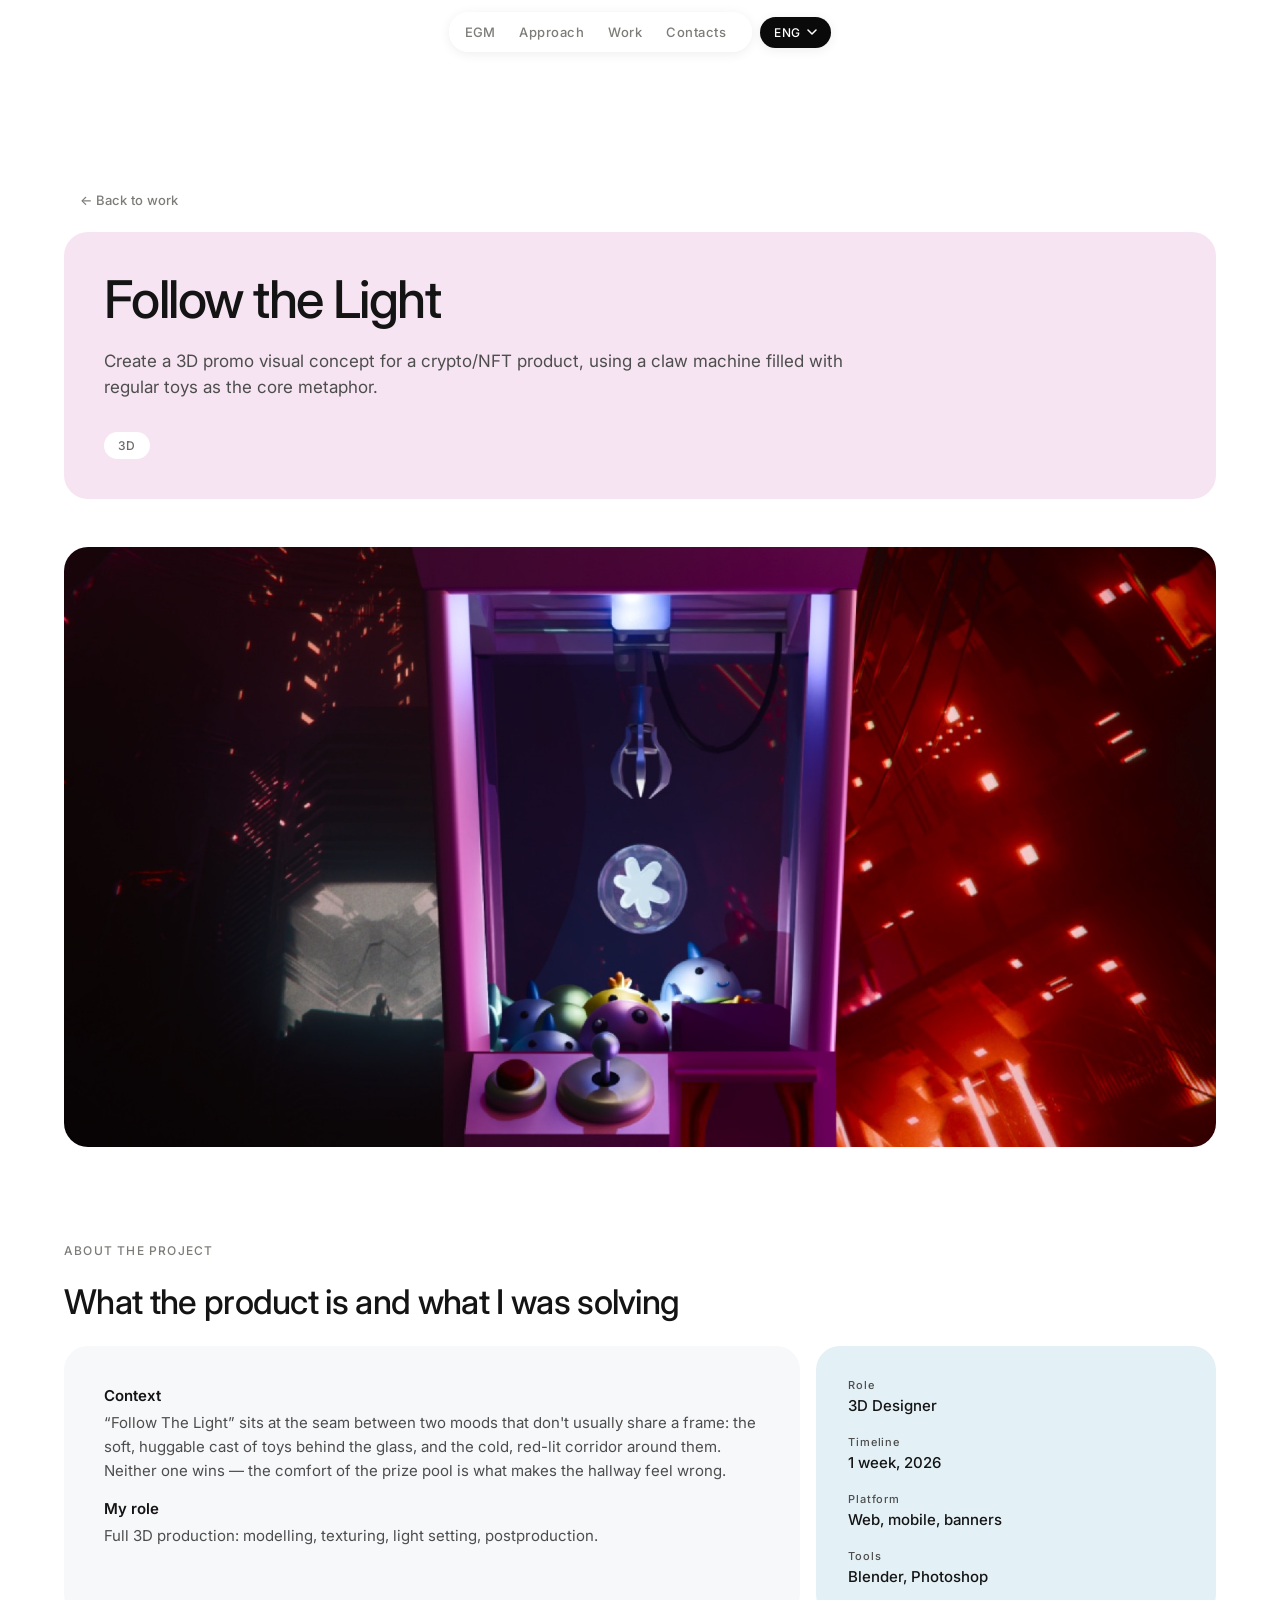
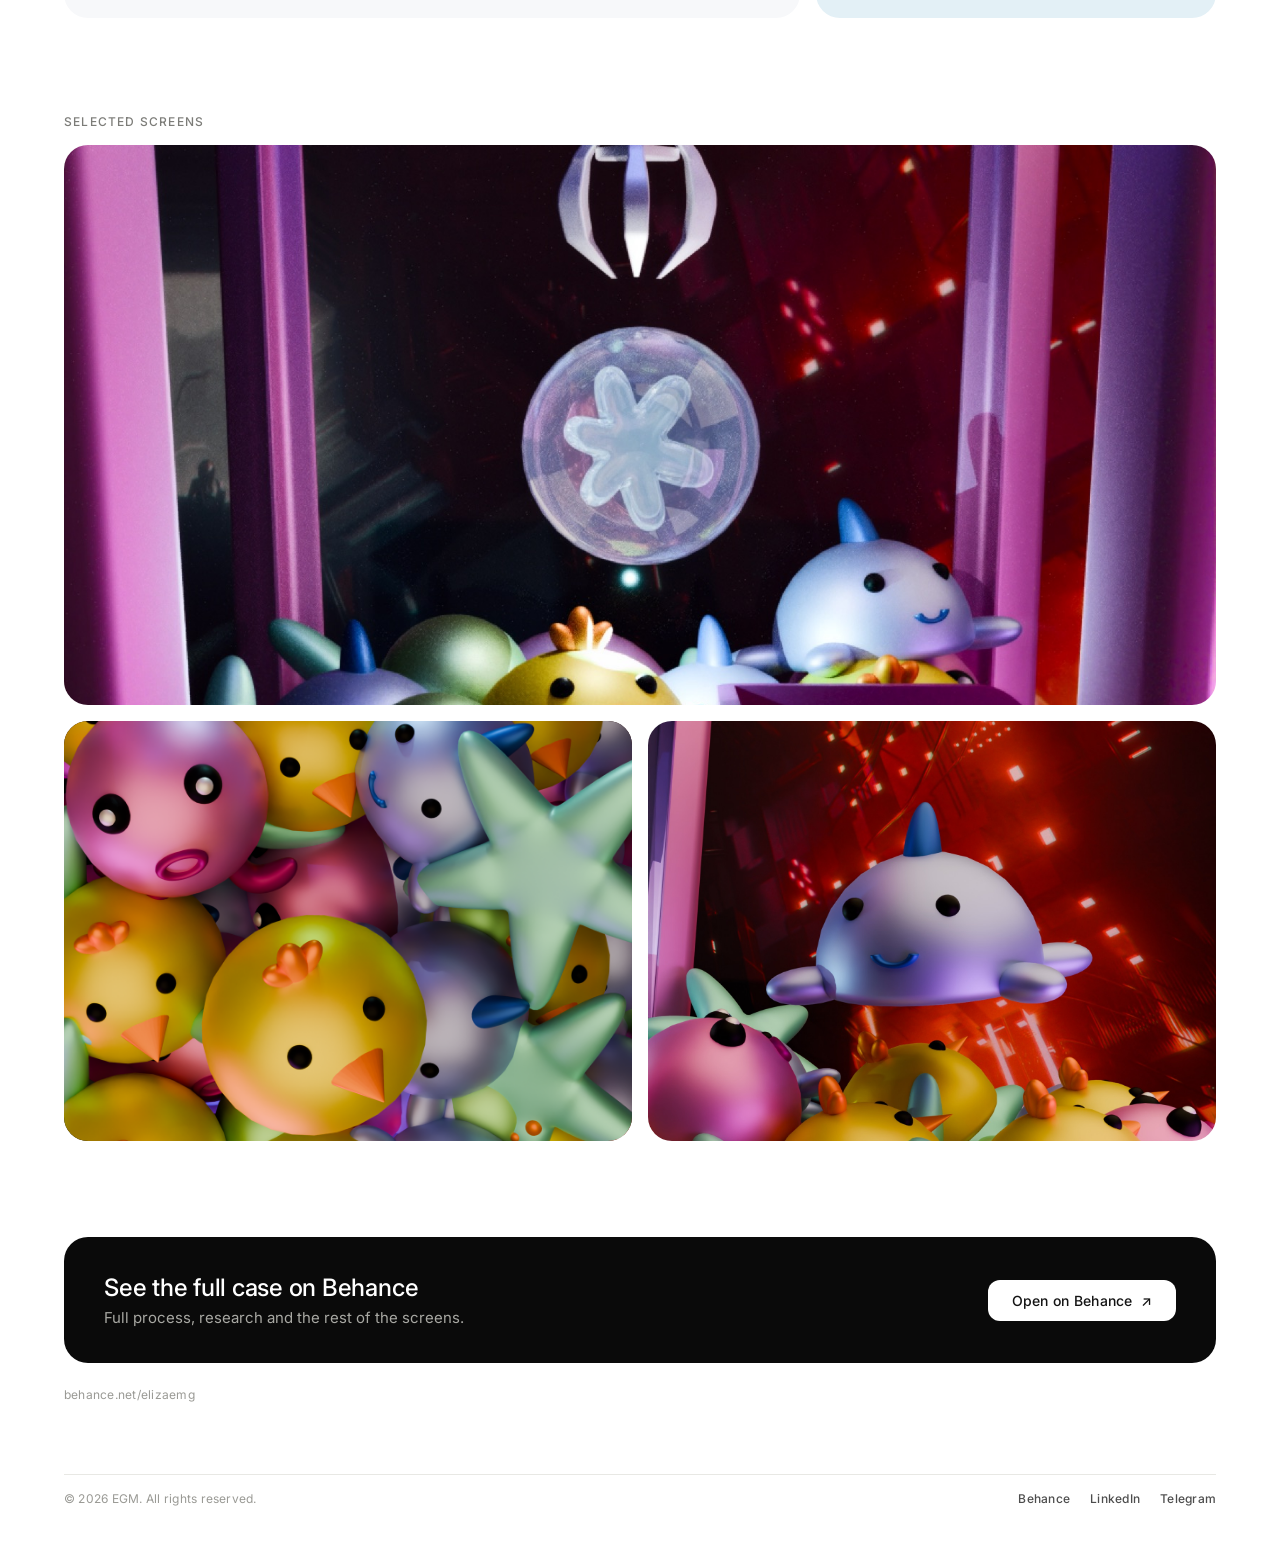
<file: case-studies/follow-the-light.html>
<!DOCTYPE html>
<html lang="en">
<head>
  <meta charset="UTF-8" />
  <meta name="viewport" content="width=device-width, initial-scale=1.0" />
  <title>Follow the Light | Eliza EGM</title>
  <meta name="description" content="A 3D promo visual concept for a crypto/NFT product, using a claw machine filled with regular toys as the core metaphor." />
  <link rel="preconnect" href="https://fonts.googleapis.com">
  <link rel="preconnect" href="https://fonts.gstatic.com" crossorigin>
  <link href="https://fonts.googleapis.com/css2?family=Inter:wght@400;500;600;700&display=swap" rel="stylesheet">
  <link rel="stylesheet" href="../css/style.css" />
  <link rel="stylesheet" href="../css/case-study.css" />
</head>
<body data-page="followlight">

  <header class="site-header">
    <nav class="nav" aria-label="Primary">
      <a class="nav__brand" href="../index.html">EGM</a>
      <a class="nav__link" href="../index.html#approach" data-i18n="nav.approach">Approach</a>
      <a class="nav__link" href="../index.html#work" data-i18n="nav.work">Work</a>
      <a class="nav__link" href="../index.html#contact" data-i18n="nav.contacts">Contacts</a>
    </nav>
    <div class="lang-switch">
      <button type="button" class="lang-switch__button" aria-haspopup="listbox" aria-expanded="false">
        <span class="lang-switch__label" data-lang-current>ENG</span>
        <svg class="lang-switch__chevron" width="10" height="6" viewBox="0 0 10 6" fill="none" aria-hidden="true">
          <path d="M1 1L5 5L9 1" stroke="currentColor" stroke-width="1.5" stroke-linecap="round" stroke-linejoin="round"/>
        </svg>
      </button>
      <ul class="lang-switch__menu" role="listbox" hidden>
        <li role="option" data-lang="en" aria-selected="true">ENG</li>
        <li role="option" data-lang="ru" aria-selected="false">RU</li>
      </ul>
    </div>
  </header>

  <main>
    <section class="cs-hero">
      <a class="cs-back" href="../index.html#work" data-i18n="cs.back">← Back to work</a>
      <div class="cs-title-card">
        <h1 data-i18n="hero.title">Follow the Light</h1>
        <p data-i18n="hero.desc">Create a 3D promo visual concept for a crypto/NFT product, using a claw machine filled with regular toys as the core metaphor.</p>
        <div class="cs-tags">
          <span class="pill" data-i18n="hero.tag1">3D</span>
        </div>
      </div>
    </section>

    <section class="cs-cover">
      <div class="cs-cover__frame">
        <img src="../assets/images/followlight-cover.jpg" alt="Follow the Light 3D claw machine scene, red-lit corridor" />
      </div>
    </section>

    <section class="cs-about">
      <p class="cs-eyebrow" data-i18n="cs.eyebrow.about">About the project</p>
      <h2 data-i18n="cs.about.heading">What the product is and what I was solving</h2>
      <div class="cs-about__columns">
        <div class="cs-about__context">
          <div class="cs-about__block">
            <h3 data-i18n="cs.about.context">Context</h3>
            <p data-i18n="about.context">“Follow The Light” sits at the seam between two moods that don't usually share a frame: the soft, huggable cast of toys behind the glass, and the cold, red-lit corridor around them. Neither one wins — the comfort of the prize pool is what makes the hallway feel wrong.</p>
          </div>
          <div class="cs-about__block">
            <h3 data-i18n="cs.about.myrole">My role</h3>
            <p data-i18n="about.myrole">Full 3D production: modelling, texturing, light setting, postproduction.</p>
          </div>
        </div>
        <dl class="cs-about__facts">
          <div><dt data-i18n="cs.facts.role">Role</dt><dd data-i18n="facts.role">3D Designer</dd></div>
          <div><dt data-i18n="cs.facts.timeline">Timeline</dt><dd data-i18n="facts.timeline">1 week, 2026</dd></div>
          <div><dt data-i18n="cs.facts.platform">Platform</dt><dd data-i18n="facts.platform">Web, mobile, banners</dd></div>
          <div><dt data-i18n="cs.facts.tools">Tools</dt><dd data-i18n="facts.tools">Blender, Photoshop</dd></div>
        </dl>
      </div>
    </section>

    <section class="cs-visuals">
      <p class="cs-eyebrow" data-i18n="cs.eyebrow.screens">Selected screens</p>
      <div class="cs-visuals__main">
        <img src="../assets/images/followlight-visual-1.jpg" alt="Follow the Light 3D render, claw machine wide shot" />
      </div>
      <div class="cs-visuals__pair">
        <div>
          <img class="is-layer" src="../assets/images/followlight-visual-2a.png" alt="Follow the Light 3D render, claw detail base layer" />
          <img class="is-layer" src="../assets/images/followlight-visual-2b.png" alt="" />
        </div>
        <div><img src="../assets/images/followlight-visual-3.jpg" alt="Follow the Light 3D render, prize toys close-up" /></div>
      </div>
    </section>

    <section class="cs-cta">
      <div class="cs-cta__card">
        <div class="cs-cta__text">
          <h3 data-i18n="cs.cta.heading">See the full case on Behance</h3>
          <p data-i18n="cs.cta.text">Full process, research and the rest of the screens.</p>
        </div>
        <a class="btn btn--white" href="https://www.behance.net/elizaemg" target="_blank" rel="noopener"><span data-i18n="cs.cta.button">Open on Behance</span> ↗</a>
      </div>
      <p class="cs-cta__handle">behance.net/elizaemg</p>
    </section>
  </main>

  <footer class="cs-footer">
    <div class="cs-footer__divider"></div>
    <div class="cs-footer__row">
      <span data-i18n="cs.footer.copyright">© 2026 EGM. All rights reserved.</span>
      <div class="cs-footer__links">
        <a href="https://www.behance.net/elizaemg" target="_blank" rel="noopener">Behance</a>
        <a href="https://www.linkedin.com/in/elizaemg" target="_blank" rel="noopener">LinkedIn</a>
        <a href="https://t.me/elizabethemg" target="_blank" rel="noopener">Telegram</a>
      </div>
    </div>
  </footer>

  <script src="../js/main.js"></script>
  <script src="../js/i18n.js"></script>
</body>
</html>
</file>
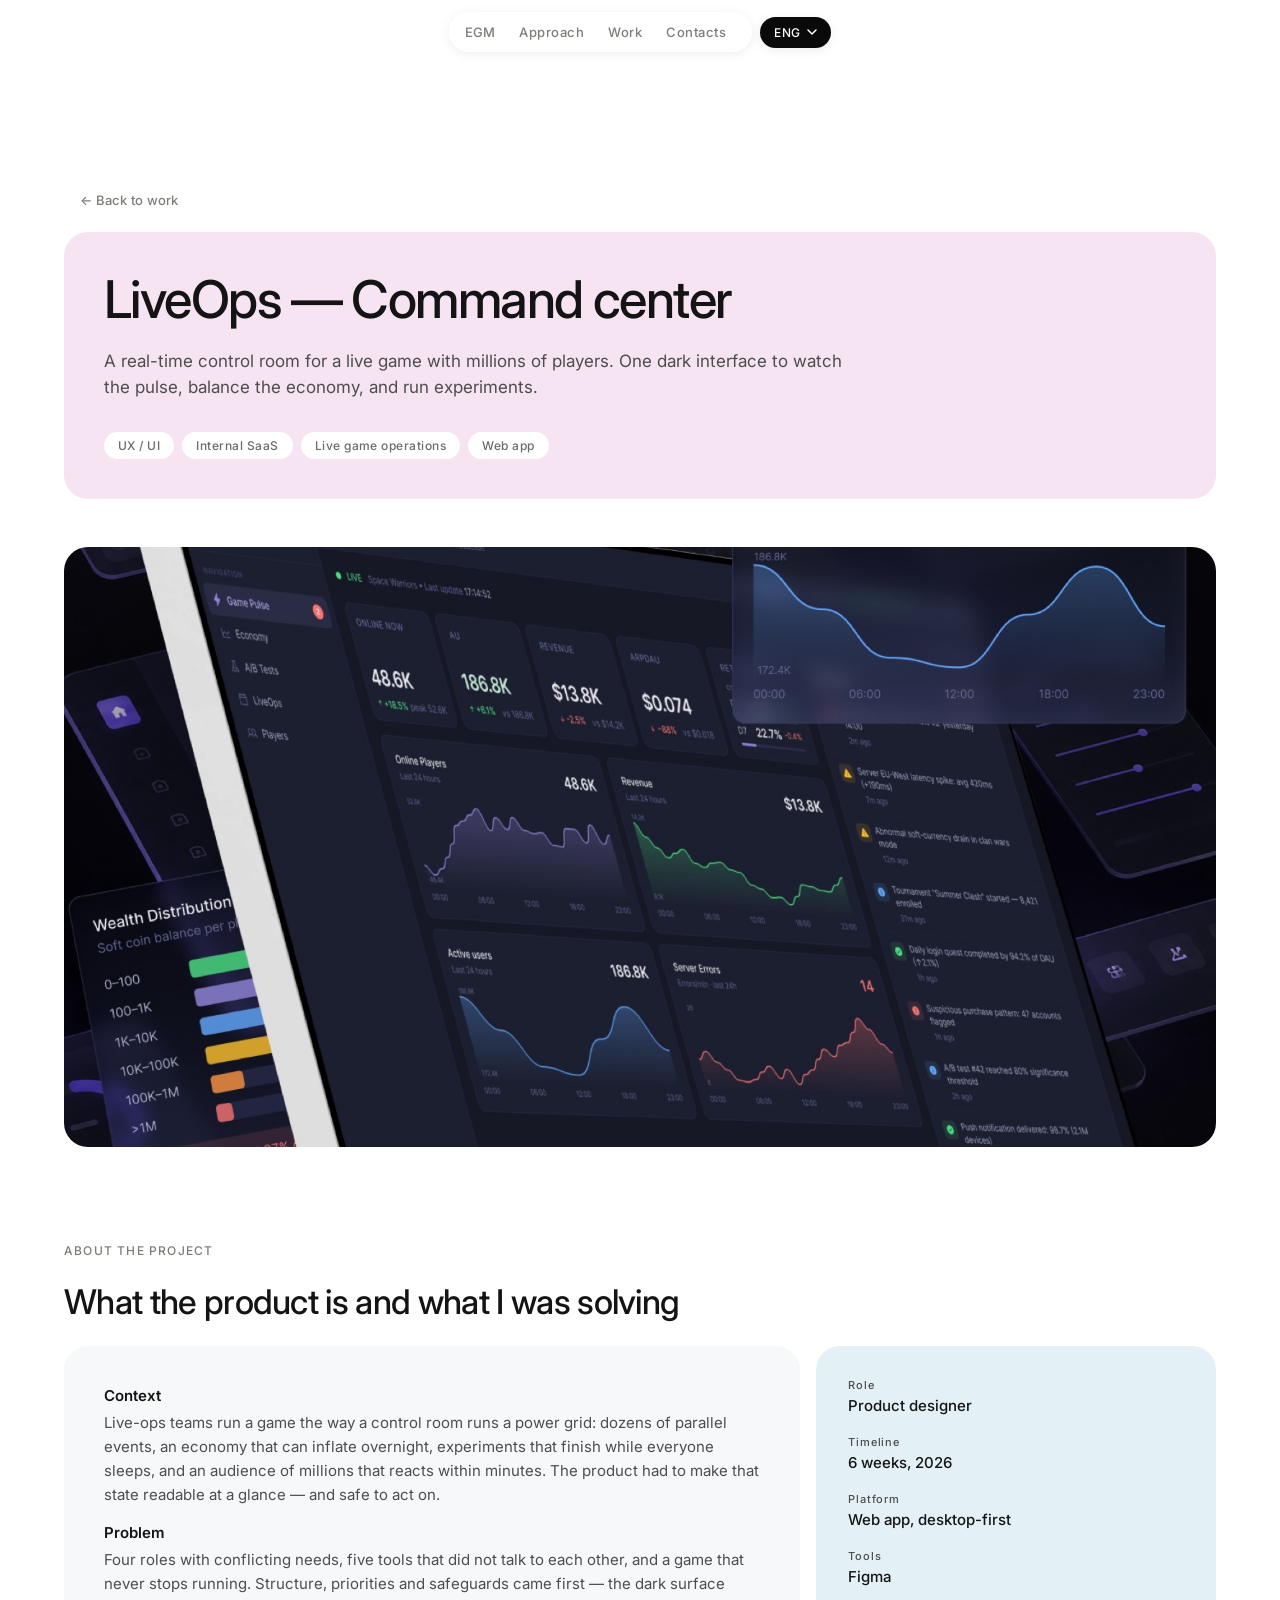
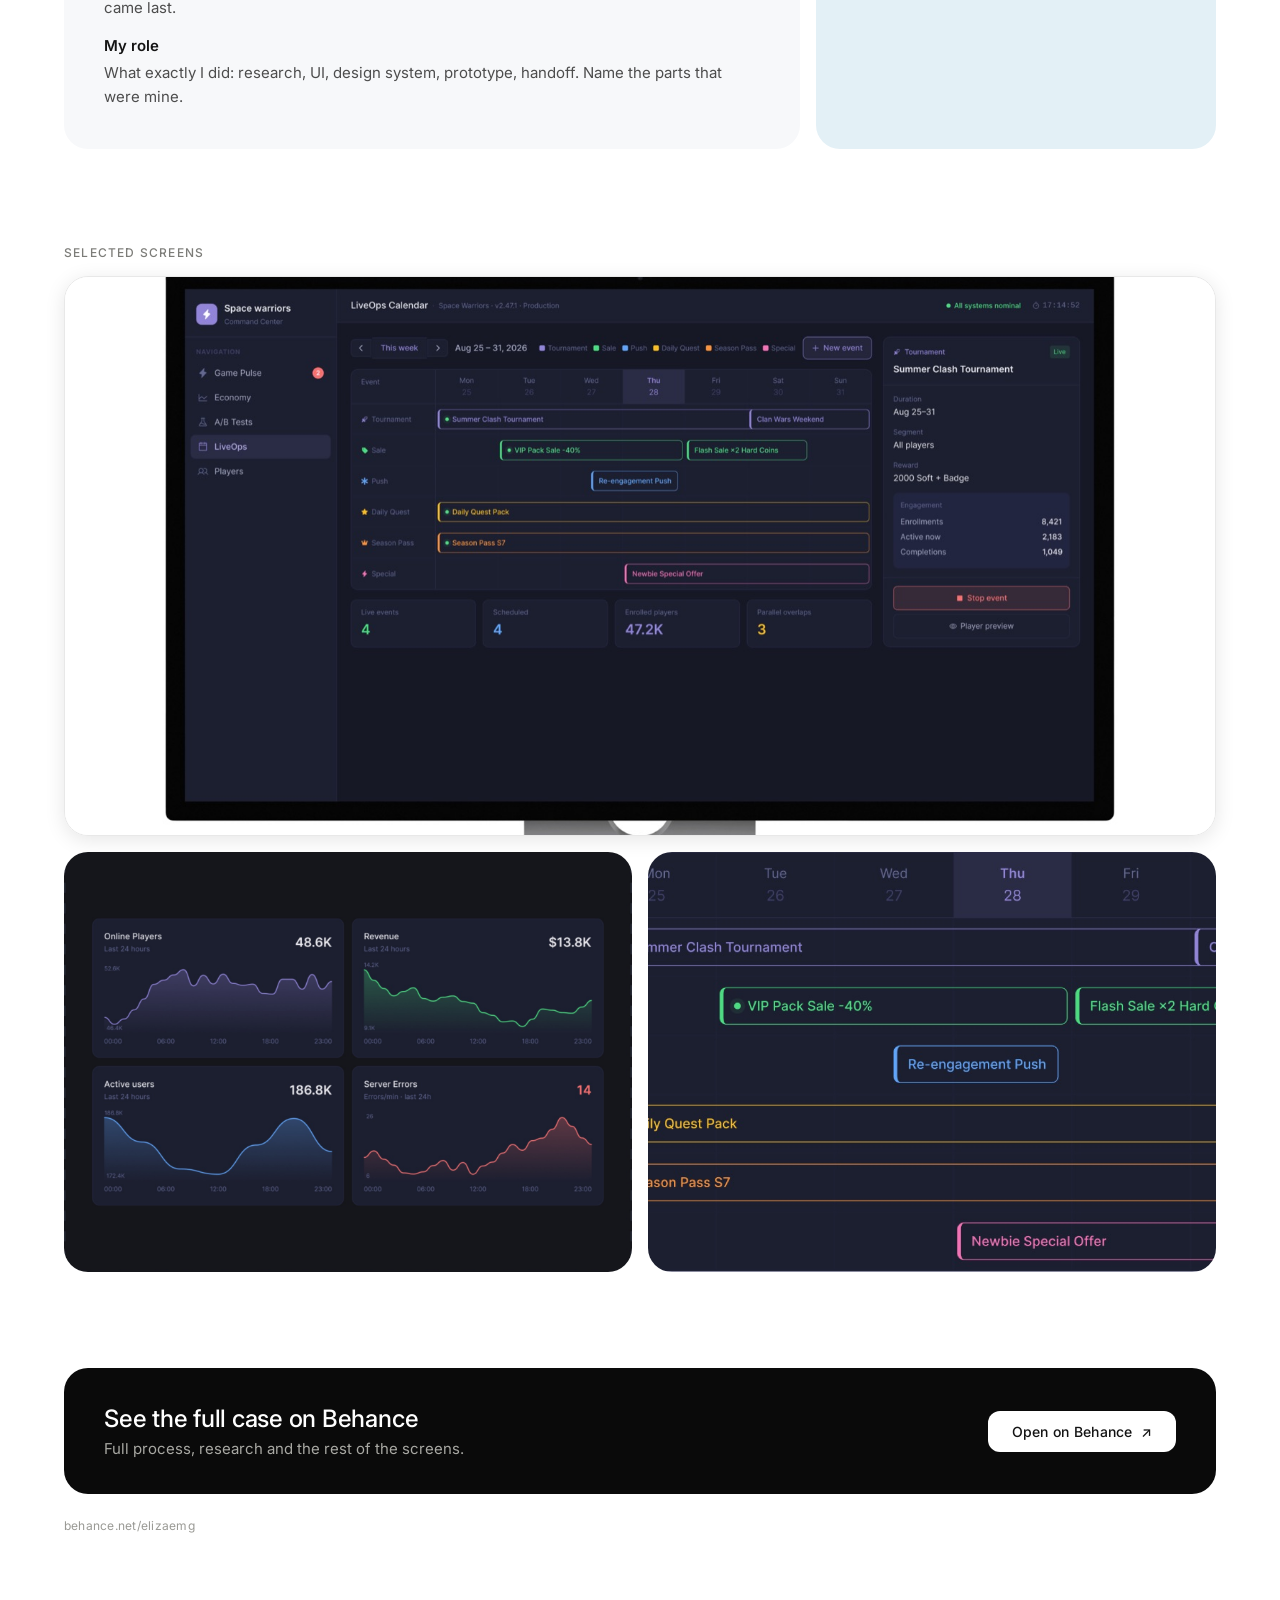
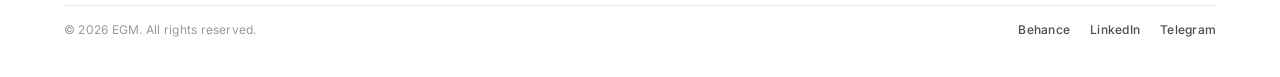
<file: case-studies/liveops.html>
<!DOCTYPE html>
<html lang="en">
<head>
  <meta charset="UTF-8" />
  <meta name="viewport" content="width=device-width, initial-scale=1.0" />
  <title>LiveOps — Command center | Eliza EGM</title>
  <meta name="description" content="A real-time control room for a live game with millions of players. One dark interface to watch the pulse, balance the economy, and run experiments." />
  <link rel="preconnect" href="https://fonts.googleapis.com">
  <link rel="preconnect" href="https://fonts.gstatic.com" crossorigin>
  <link href="https://fonts.googleapis.com/css2?family=Inter:wght@400;500;600;700&display=swap" rel="stylesheet">
  <link rel="stylesheet" href="../css/style.css" />
  <link rel="stylesheet" href="../css/case-study.css" />
</head>
<body data-page="liveops">

  <header class="site-header">
    <nav class="nav" aria-label="Primary">
      <a class="nav__brand" href="../index.html">EGM</a>
      <a class="nav__link" href="../index.html#approach" data-i18n="nav.approach">Approach</a>
      <a class="nav__link" href="../index.html#work" data-i18n="nav.work">Work</a>
      <a class="nav__link" href="../index.html#contact" data-i18n="nav.contacts">Contacts</a>
    </nav>
    <div class="lang-switch">
      <button type="button" class="lang-switch__button" aria-haspopup="listbox" aria-expanded="false">
        <span class="lang-switch__label" data-lang-current>ENG</span>
        <svg class="lang-switch__chevron" width="10" height="6" viewBox="0 0 10 6" fill="none" aria-hidden="true">
          <path d="M1 1L5 5L9 1" stroke="currentColor" stroke-width="1.5" stroke-linecap="round" stroke-linejoin="round"/>
        </svg>
      </button>
      <ul class="lang-switch__menu" role="listbox" hidden>
        <li role="option" data-lang="en" aria-selected="true">ENG</li>
        <li role="option" data-lang="ru" aria-selected="false">RU</li>
      </ul>
    </div>
  </header>

  <main>
    <section class="cs-hero">
      <a class="cs-back" href="../index.html#work" data-i18n="cs.back">← Back to work</a>
      <div class="cs-title-card">
        <h1 data-i18n="hero.title">LiveOps — Command center</h1>
        <p data-i18n="hero.desc">A real-time control room for a live game with millions of players. One dark interface to watch the pulse, balance the economy, and run experiments.</p>
        <div class="cs-tags">
          <span class="pill" data-i18n="hero.tag1">UX / UI</span>
          <span class="pill" data-i18n="hero.tag2">Internal SaaS</span>
          <span class="pill" data-i18n="hero.tag3">Live game operations</span>
          <span class="pill" data-i18n="hero.tag4">Web app</span>
        </div>
      </div>
    </section>

    <section class="cs-cover">
      <div class="cs-cover__frame">
        <img src="../assets/images/liveops-cover.jpg" alt="LiveOps command center dashboard interface" />
      </div>
    </section>

    <section class="cs-about">
      <p class="cs-eyebrow" data-i18n="cs.eyebrow.about">About the project</p>
      <h2 data-i18n="cs.about.heading">What the product is and what I was solving</h2>
      <div class="cs-about__columns">
        <div class="cs-about__context">
          <div class="cs-about__block">
            <h3 data-i18n="cs.about.context">Context</h3>
            <p data-i18n="about.context">Live-ops teams run a game the way a control room runs a power grid: dozens of parallel events, an economy that can inflate overnight, experiments that finish while everyone sleeps, and an audience of millions that reacts within minutes. The product had to make that state readable at a glance — and safe to act on.</p>
          </div>
          <div class="cs-about__block">
            <h3 data-i18n="cs.about.problem">Problem</h3>
            <p data-i18n="about.problem">Four roles with conflicting needs, five tools that did not talk to each other, and a game that never stops running. Structure, priorities and safeguards came first — the dark surface came last.</p>
          </div>
          <div class="cs-about__block">
            <h3 data-i18n="cs.about.myrole">My role</h3>
            <p data-i18n="about.myrole">What exactly I did: research, UI, design system, prototype, handoff. Name the parts that were mine.</p>
          </div>
        </div>
        <dl class="cs-about__facts">
          <div><dt data-i18n="cs.facts.role">Role</dt><dd data-i18n="facts.role">Product designer</dd></div>
          <div><dt data-i18n="cs.facts.timeline">Timeline</dt><dd data-i18n="facts.timeline">6 weeks, 2026</dd></div>
          <div><dt data-i18n="cs.facts.platform">Platform</dt><dd data-i18n="facts.platform">Web app, desktop-first</dd></div>
          <div><dt data-i18n="cs.facts.tools">Tools</dt><dd data-i18n="facts.tools">Figma</dd></div>
        </dl>
      </div>
    </section>

    <section class="cs-visuals">
      <p class="cs-eyebrow" data-i18n="cs.eyebrow.screens">Selected screens</p>
      <div class="cs-visuals__main has-border has-shadow">
        <img src="../assets/images/liveops-visual-1.jpg" alt="LiveOps main dashboard screen" />
      </div>
      <div class="cs-visuals__pair">
        <div><img src="../assets/images/liveops-visual-2.jpg" alt="LiveOps detail screen" /></div>
        <div><img src="../assets/images/liveops-visual-3.jpg" alt="LiveOps analytics screen" /></div>
      </div>
    </section>

    <section class="cs-cta">
      <div class="cs-cta__card">
        <div class="cs-cta__text">
          <h3 data-i18n="cs.cta.heading">See the full case on Behance</h3>
          <p data-i18n="cs.cta.text">Full process, research and the rest of the screens.</p>
        </div>
        <a class="btn btn--white" href="https://www.behance.net/elizaemg" target="_blank" rel="noopener"><span data-i18n="cs.cta.button">Open on Behance</span> ↗</a>
      </div>
      <p class="cs-cta__handle">behance.net/elizaemg</p>
    </section>
  </main>

  <footer class="cs-footer">
    <div class="cs-footer__divider"></div>
    <div class="cs-footer__row">
      <span data-i18n="cs.footer.copyright">© 2026 EGM. All rights reserved.</span>
      <div class="cs-footer__links">
        <a href="https://www.behance.net/elizaemg" target="_blank" rel="noopener">Behance</a>
        <a href="https://www.linkedin.com/in/elizaemg" target="_blank" rel="noopener">LinkedIn</a>
        <a href="https://t.me/elizabethemg" target="_blank" rel="noopener">Telegram</a>
      </div>
    </div>
  </footer>

  <script src="../js/main.js"></script>
  <script src="../js/i18n.js"></script>
</body>
</html>
</file>
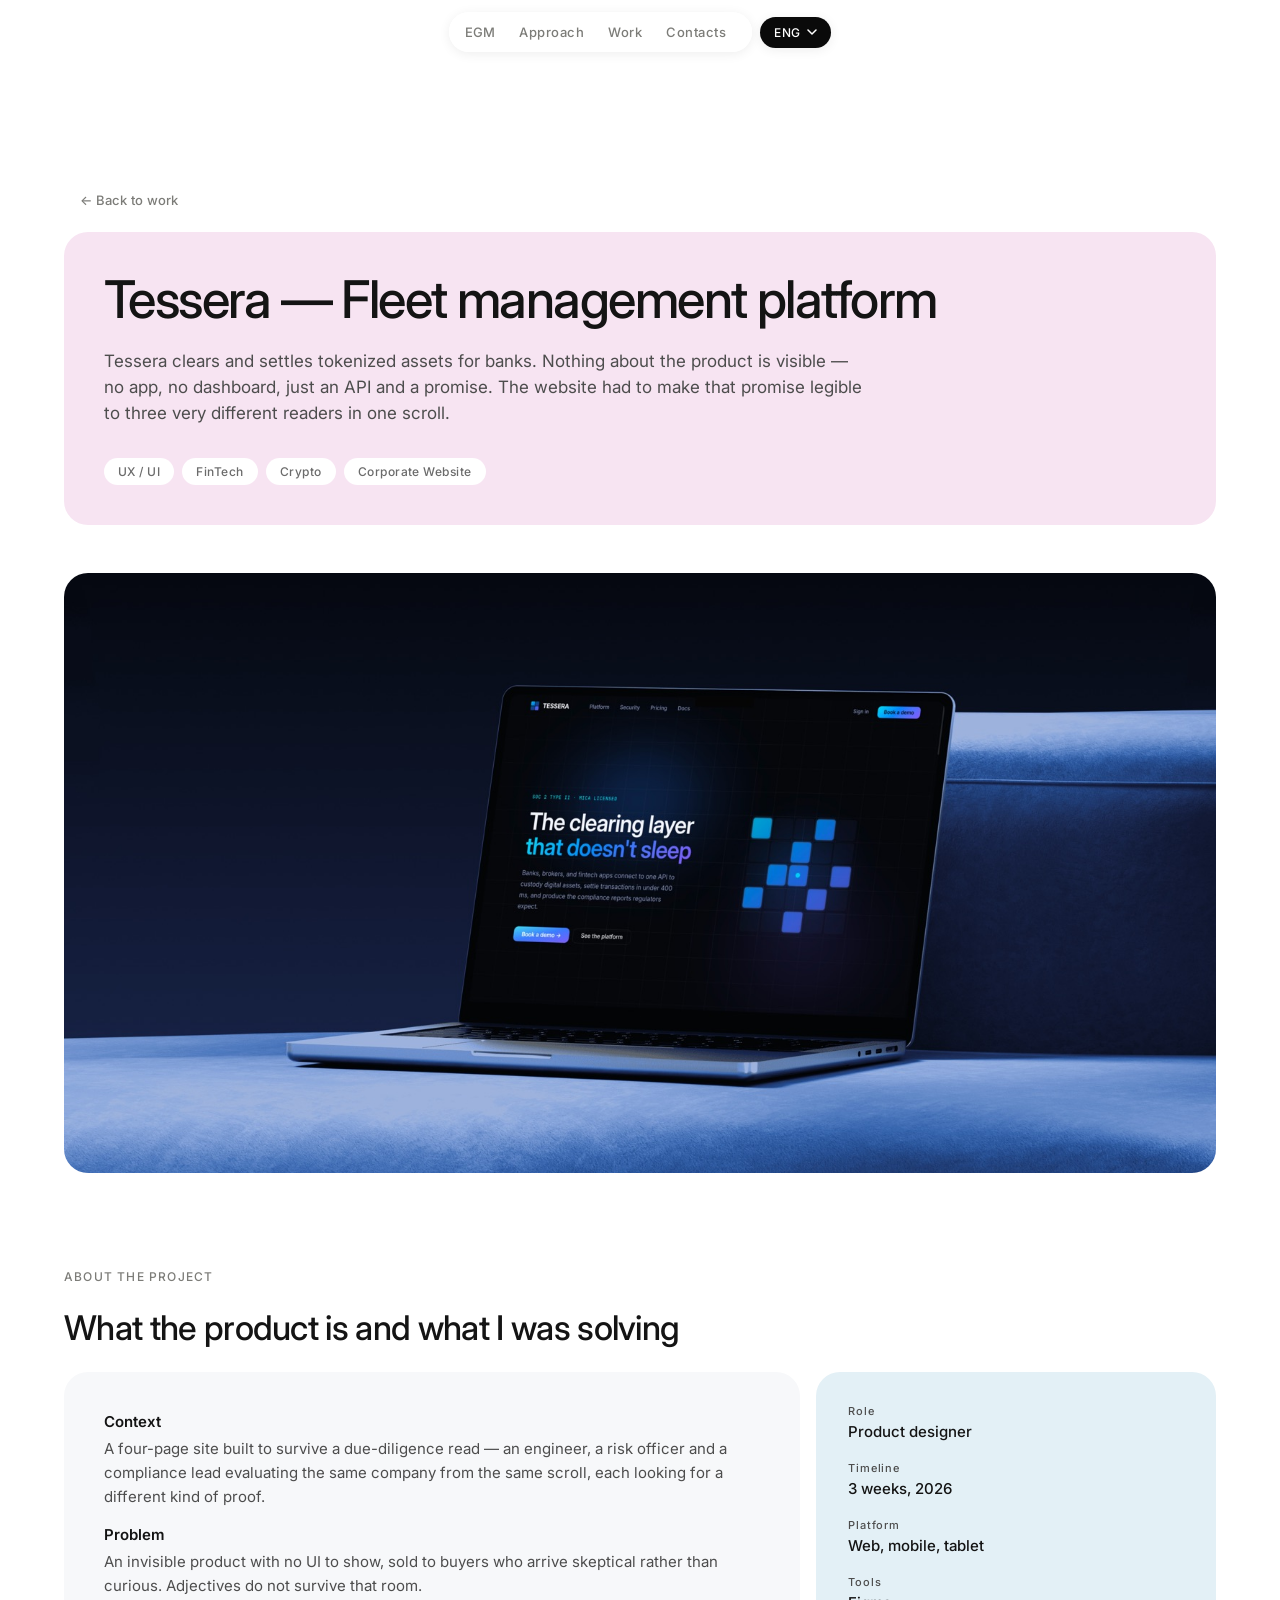
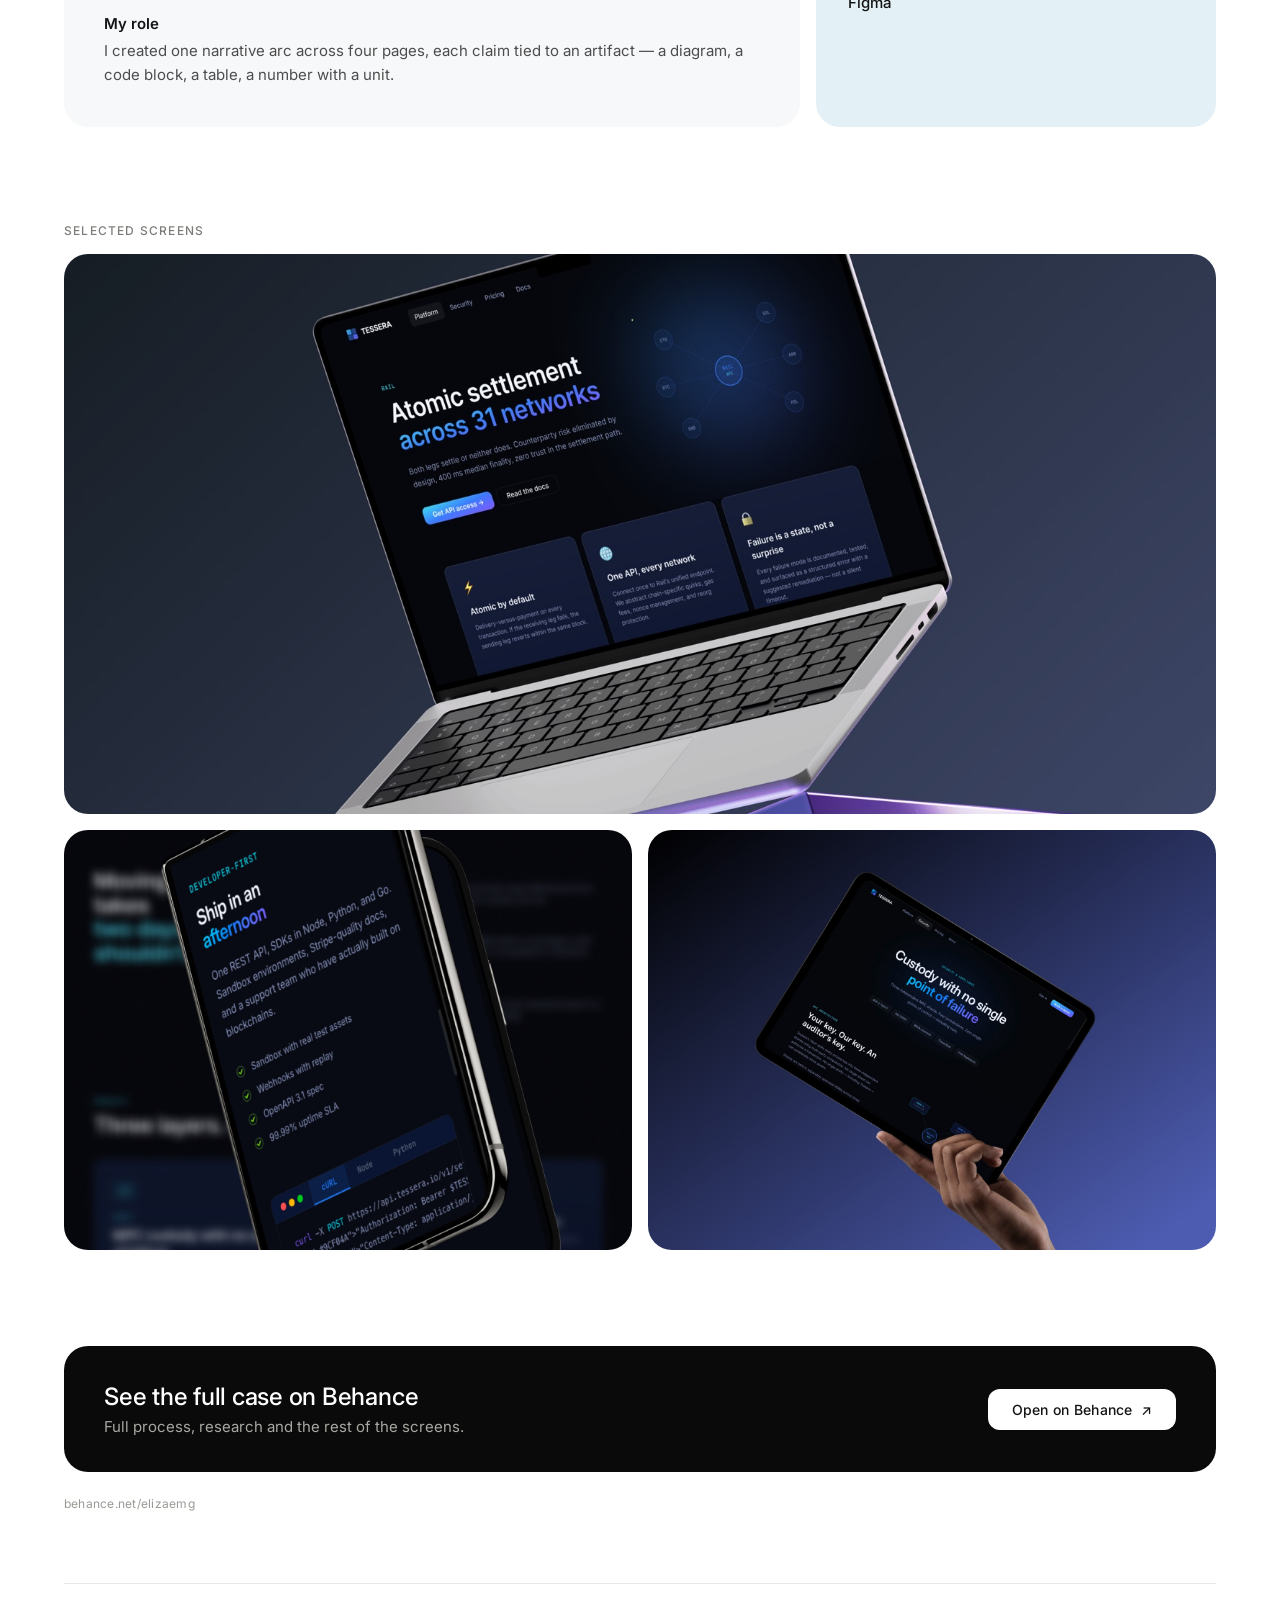
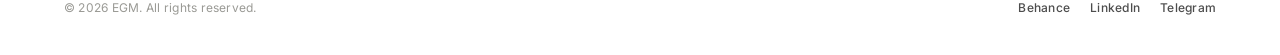
<file: case-studies/tessera.html>
<!DOCTYPE html>
<html lang="en">
<head>
  <meta charset="UTF-8" />
  <meta name="viewport" content="width=device-width, initial-scale=1.0" />
  <title>Tessera — Fleet management platform | Eliza EGM</title>
  <meta name="description" content="Tessera clears and settles tokenized assets for banks. A case study on making an invisible fintech product legible to three different readers." />
  <link rel="preconnect" href="https://fonts.googleapis.com">
  <link rel="preconnect" href="https://fonts.gstatic.com" crossorigin>
  <link href="https://fonts.googleapis.com/css2?family=Inter:wght@400;500;600;700&display=swap" rel="stylesheet">
  <link rel="stylesheet" href="../css/style.css" />
  <link rel="stylesheet" href="../css/case-study.css" />
</head>
<body data-page="tessera">

  <header class="site-header">
    <nav class="nav" aria-label="Primary">
      <a class="nav__brand" href="../index.html">EGM</a>
      <a class="nav__link" href="../index.html#approach" data-i18n="nav.approach">Approach</a>
      <a class="nav__link" href="../index.html#work" data-i18n="nav.work">Work</a>
      <a class="nav__link" href="../index.html#contact" data-i18n="nav.contacts">Contacts</a>
    </nav>
    <div class="lang-switch">
      <button type="button" class="lang-switch__button" aria-haspopup="listbox" aria-expanded="false">
        <span class="lang-switch__label" data-lang-current>ENG</span>
        <svg class="lang-switch__chevron" width="10" height="6" viewBox="0 0 10 6" fill="none" aria-hidden="true">
          <path d="M1 1L5 5L9 1" stroke="currentColor" stroke-width="1.5" stroke-linecap="round" stroke-linejoin="round"/>
        </svg>
      </button>
      <ul class="lang-switch__menu" role="listbox" hidden>
        <li role="option" data-lang="en" aria-selected="true">ENG</li>
        <li role="option" data-lang="ru" aria-selected="false">RU</li>
      </ul>
    </div>
  </header>

  <main>
    <section class="cs-hero">
      <a class="cs-back" href="../index.html#work" data-i18n="cs.back">← Back to work</a>
      <div class="cs-title-card">
        <h1 data-i18n="hero.title">Tessera — Fleet management platform</h1>
        <p data-i18n="hero.desc">Tessera clears and settles tokenized assets for banks. Nothing about the product is visible — no app, no dashboard, just an API and a promise. The website had to make that promise legible to three very different readers in one scroll.</p>
        <div class="cs-tags">
          <span class="pill" data-i18n="hero.tag1">UX / UI</span>
          <span class="pill" data-i18n="hero.tag2">FinTech</span>
          <span class="pill" data-i18n="hero.tag3">Crypto</span>
          <span class="pill" data-i18n="hero.tag4">Corporate Website</span>
        </div>
      </div>
    </section>

    <section class="cs-cover">
      <div class="cs-cover__frame">
        <img src="../assets/images/tessera-cover.jpg" alt="Tessera website shown on a laptop, dark dashboard interface" />
      </div>
    </section>

    <section class="cs-about">
      <p class="cs-eyebrow" data-i18n="cs.eyebrow.about">About the project</p>
      <h2 data-i18n="cs.about.heading">What the product is and what I was solving</h2>
      <div class="cs-about__columns">
        <div class="cs-about__context">
          <div class="cs-about__block">
            <h3 data-i18n="cs.about.context">Context</h3>
            <p data-i18n="about.context">A four-page site built to survive a due-diligence read — an engineer, a risk officer and a compliance lead evaluating the same company from the same scroll, each looking for a different kind of proof.</p>
          </div>
          <div class="cs-about__block">
            <h3 data-i18n="cs.about.problem">Problem</h3>
            <p data-i18n="about.problem">An invisible product with no UI to show, sold to buyers who arrive skeptical rather than curious. Adjectives do not survive that room.</p>
          </div>
          <div class="cs-about__block">
            <h3 data-i18n="cs.about.myrole">My role</h3>
            <p data-i18n="about.myrole">I created one narrative arc across four pages, each claim tied to an artifact — a diagram, a code block, a table, a number with a unit.</p>
          </div>
        </div>
        <dl class="cs-about__facts">
          <div><dt data-i18n="cs.facts.role">Role</dt><dd data-i18n="facts.role">Product designer</dd></div>
          <div><dt data-i18n="cs.facts.timeline">Timeline</dt><dd data-i18n="facts.timeline">3 weeks, 2026</dd></div>
          <div><dt data-i18n="cs.facts.platform">Platform</dt><dd data-i18n="facts.platform">Web, mobile, tablet</dd></div>
          <div><dt data-i18n="cs.facts.tools">Tools</dt><dd data-i18n="facts.tools">Figma</dd></div>
        </dl>
      </div>
    </section>

    <section class="cs-visuals">
      <p class="cs-eyebrow" data-i18n="cs.eyebrow.screens">Selected screens</p>
      <div class="cs-visuals__main">
        <img src="../assets/images/tessera-visual-1.jpg" alt="Tessera dashboard screen — atomic settlement feature" />
      </div>
      <div class="cs-visuals__pair">
        <div><img src="../assets/images/tessera-visual-2.jpg" alt="Tessera mobile developer screen" /></div>
        <div><img src="../assets/images/tessera-visual-3.jpg" alt="Tessera tablet custody screen" /></div>
      </div>
    </section>

    <section class="cs-cta">
      <div class="cs-cta__card">
        <div class="cs-cta__text">
          <h3 data-i18n="cs.cta.heading">See the full case on Behance</h3>
          <p data-i18n="cs.cta.text">Full process, research and the rest of the screens.</p>
        </div>
        <a class="btn btn--white" href="https://www.behance.net/elizaemg" target="_blank" rel="noopener"><span data-i18n="cs.cta.button">Open on Behance</span> ↗</a>
      </div>
      <p class="cs-cta__handle">behance.net/elizaemg</p>
    </section>
  </main>

  <footer class="cs-footer">
    <div class="cs-footer__divider"></div>
    <div class="cs-footer__row">
      <span data-i18n="cs.footer.copyright">© 2026 EGM. All rights reserved.</span>
      <div class="cs-footer__links">
        <a href="https://www.behance.net/elizaemg" target="_blank" rel="noopener">Behance</a>
        <a href="https://www.linkedin.com/in/elizaemg" target="_blank" rel="noopener">LinkedIn</a>
        <a href="https://t.me/elizabethemg" target="_blank" rel="noopener">Telegram</a>
      </div>
    </div>
  </footer>

  <script src="../js/main.js"></script>
  <script src="../js/i18n.js"></script>
</body>
</html>
</file>
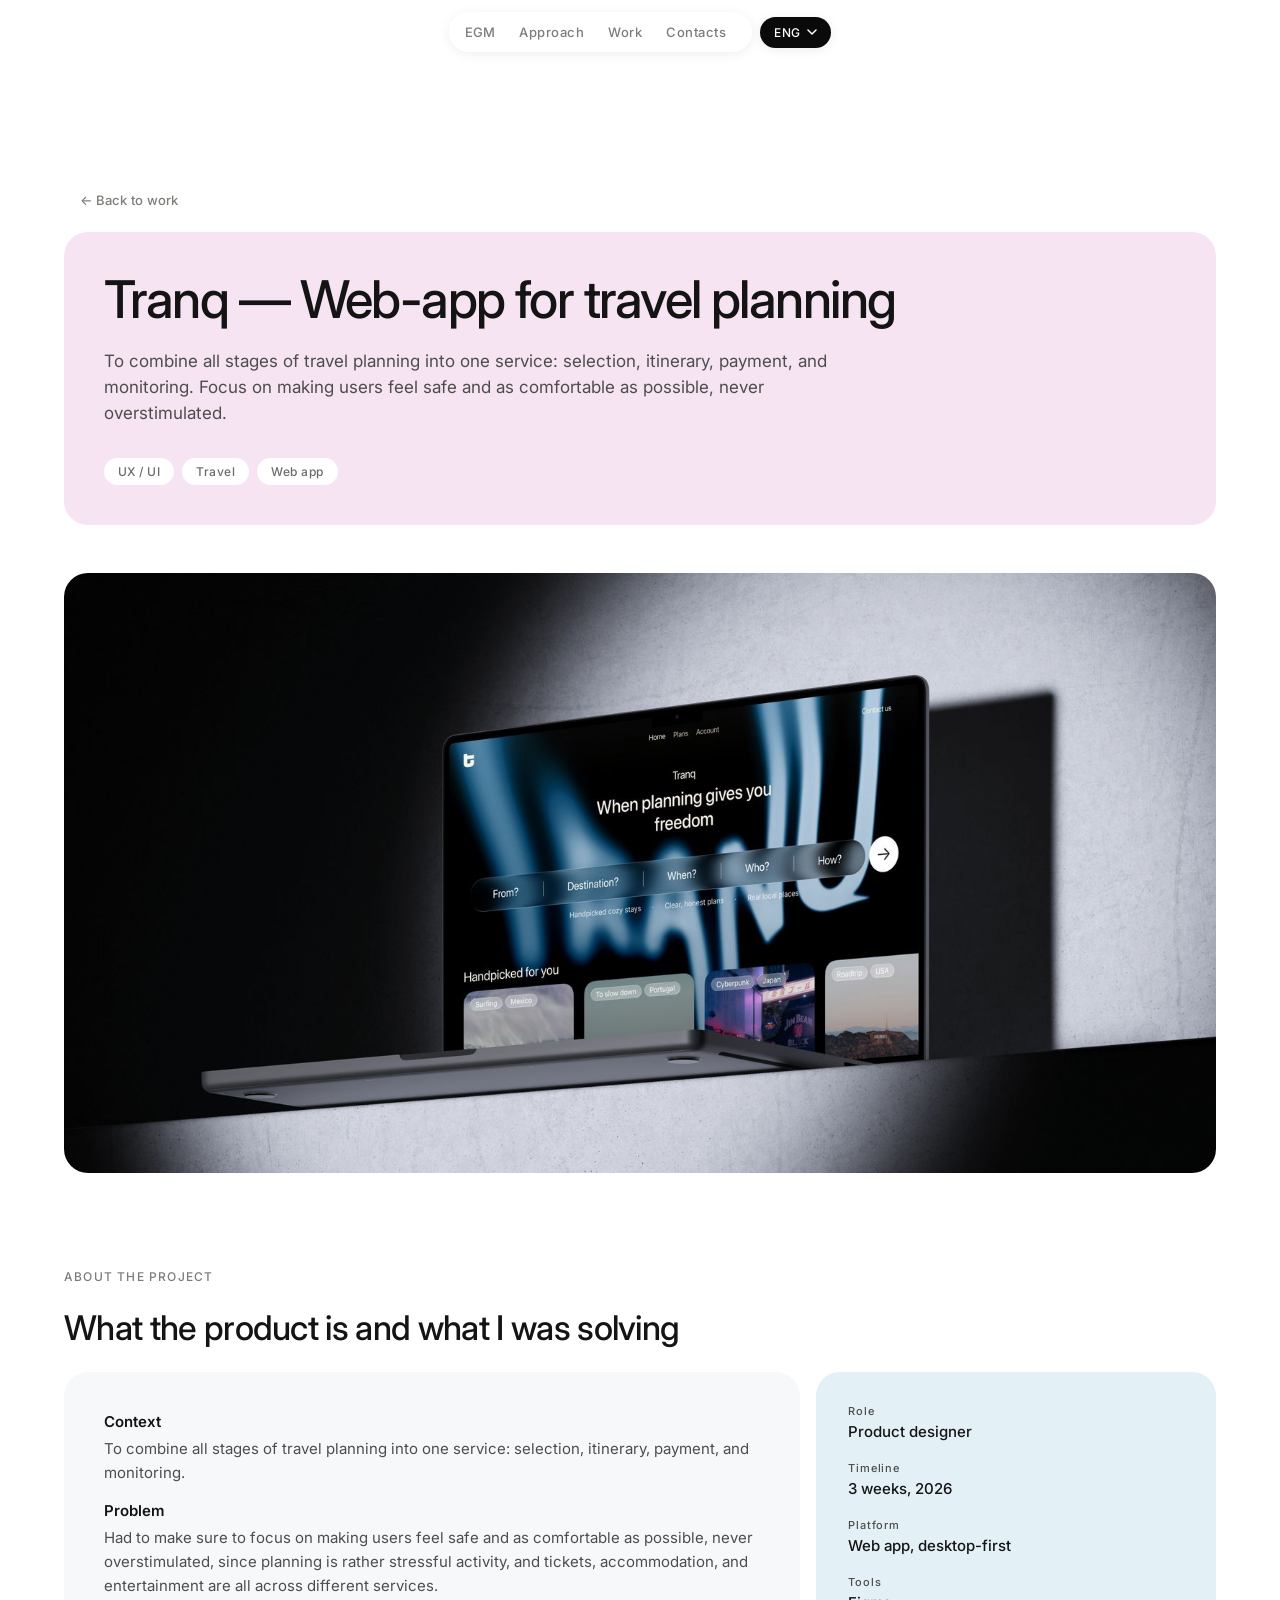
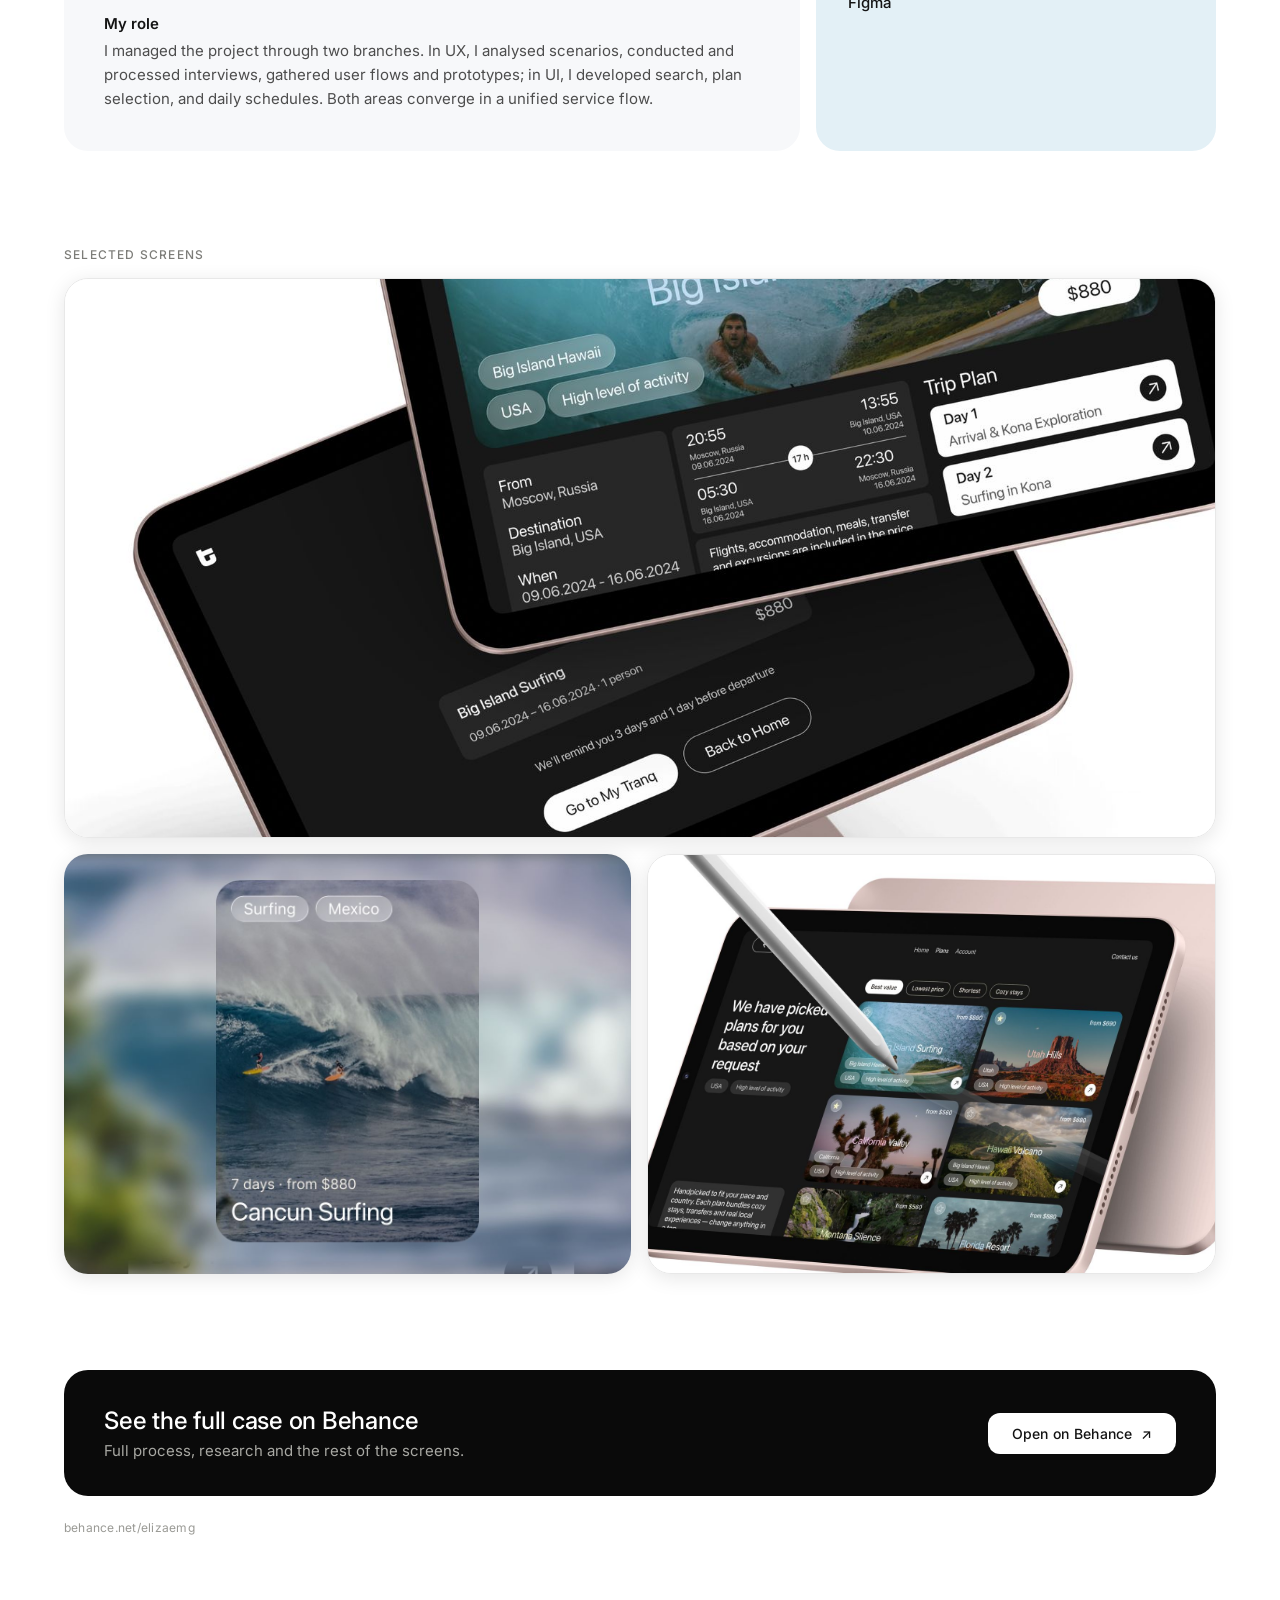
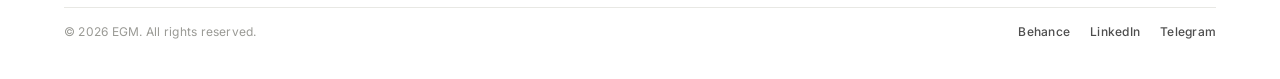
<file: case-studies/tranq.html>
<!DOCTYPE html>
<html lang="en">
<head>
  <meta charset="UTF-8" />
  <meta name="viewport" content="width=device-width, initial-scale=1.0" />
  <title>Tranq — Web-app for travel planning | Eliza EGM</title>
  <meta name="description" content="To combine all stages of travel planning into one service: selection, itinerary, payment, and monitoring." />
  <link rel="preconnect" href="https://fonts.googleapis.com">
  <link rel="preconnect" href="https://fonts.gstatic.com" crossorigin>
  <link href="https://fonts.googleapis.com/css2?family=Inter:wght@400;500;600;700&display=swap" rel="stylesheet">
  <link rel="stylesheet" href="../css/style.css" />
  <link rel="stylesheet" href="../css/case-study.css" />
</head>
<body data-page="tranq">

  <header class="site-header">
    <nav class="nav" aria-label="Primary">
      <a class="nav__brand" href="../index.html">EGM</a>
      <a class="nav__link" href="../index.html#approach" data-i18n="nav.approach">Approach</a>
      <a class="nav__link" href="../index.html#work" data-i18n="nav.work">Work</a>
      <a class="nav__link" href="../index.html#contact" data-i18n="nav.contacts">Contacts</a>
    </nav>
    <div class="lang-switch">
      <button type="button" class="lang-switch__button" aria-haspopup="listbox" aria-expanded="false">
        <span class="lang-switch__label" data-lang-current>ENG</span>
        <svg class="lang-switch__chevron" width="10" height="6" viewBox="0 0 10 6" fill="none" aria-hidden="true">
          <path d="M1 1L5 5L9 1" stroke="currentColor" stroke-width="1.5" stroke-linecap="round" stroke-linejoin="round"/>
        </svg>
      </button>
      <ul class="lang-switch__menu" role="listbox" hidden>
        <li role="option" data-lang="en" aria-selected="true">ENG</li>
        <li role="option" data-lang="ru" aria-selected="false">RU</li>
      </ul>
    </div>
  </header>

  <main>
    <section class="cs-hero">
      <a class="cs-back" href="../index.html#work" data-i18n="cs.back">← Back to work</a>
      <div class="cs-title-card">
        <h1 data-i18n="hero.title">Tranq — Web-app for travel planning</h1>
        <p data-i18n="hero.desc">To combine all stages of travel planning into one service: selection, itinerary, payment, and monitoring. Focus on making users feel safe and as comfortable as possible, never overstimulated.</p>
        <div class="cs-tags">
          <span class="pill" data-i18n="hero.tag1">UX / UI</span>
          <span class="pill" data-i18n="hero.tag2">Travel</span>
          <span class="pill" data-i18n="hero.tag3">Web app</span>
        </div>
      </div>
    </section>

    <section class="cs-cover">
      <div class="cs-cover__frame">
        <img src="../assets/images/tranq-cover.jpg" alt="Tranq travel planning web app shown on a laptop" />
      </div>
    </section>

    <section class="cs-about">
      <p class="cs-eyebrow" data-i18n="cs.eyebrow.about">About the project</p>
      <h2 data-i18n="cs.about.heading">What the product is and what I was solving</h2>
      <div class="cs-about__columns">
        <div class="cs-about__context">
          <div class="cs-about__block">
            <h3 data-i18n="cs.about.context">Context</h3>
            <p data-i18n="about.context">To combine all stages of travel planning into one service: selection, itinerary, payment, and monitoring.</p>
          </div>
          <div class="cs-about__block">
            <h3 data-i18n="cs.about.problem">Problem</h3>
            <p data-i18n="about.problem">Had to make sure to focus on making users feel safe and as comfortable as possible, never overstimulated, since planning is rather stressful activity, and tickets, accommodation, and entertainment are all across different services.</p>
          </div>
          <div class="cs-about__block">
            <h3 data-i18n="cs.about.myrole">My role</h3>
            <p data-i18n="about.myrole">I managed the project through two branches. In UX, I analysed scenarios, conducted and processed interviews, gathered user flows and prototypes; in UI, I developed search, plan selection, and daily schedules. Both areas converge in a unified service flow.</p>
          </div>
        </div>
        <dl class="cs-about__facts">
          <div><dt data-i18n="cs.facts.role">Role</dt><dd data-i18n="facts.role">Product designer</dd></div>
          <div><dt data-i18n="cs.facts.timeline">Timeline</dt><dd data-i18n="facts.timeline">3 weeks, 2026</dd></div>
          <div><dt data-i18n="cs.facts.platform">Platform</dt><dd data-i18n="facts.platform">Web app, desktop-first</dd></div>
          <div><dt data-i18n="cs.facts.tools">Tools</dt><dd data-i18n="facts.tools">Figma</dd></div>
        </dl>
      </div>
    </section>

    <section class="cs-visuals">
      <p class="cs-eyebrow" data-i18n="cs.eyebrow.screens">Selected screens</p>
      <div class="cs-visuals__main has-border has-shadow">
        <img src="../assets/images/tranq-visual-1.jpg" alt="Tranq main planning screen" />
      </div>
      <div class="cs-visuals__pair">
        <div class="has-shadow"><img src="../assets/images/tranq-visual-2.jpg" alt="Tranq itinerary screen" /></div>
        <div class="has-border has-shadow"><img src="../assets/images/tranq-visual-3.jpg" alt="Tranq booking screen" /></div>
      </div>
    </section>

    <section class="cs-cta">
      <div class="cs-cta__card">
        <div class="cs-cta__text">
          <h3 data-i18n="cs.cta.heading">See the full case on Behance</h3>
          <p data-i18n="cs.cta.text">Full process, research and the rest of the screens.</p>
        </div>
        <a class="btn btn--white" href="https://www.behance.net/elizaemg" target="_blank" rel="noopener"><span data-i18n="cs.cta.button">Open on Behance</span> ↗</a>
      </div>
      <p class="cs-cta__handle">behance.net/elizaemg</p>
    </section>
  </main>

  <footer class="cs-footer">
    <div class="cs-footer__divider"></div>
    <div class="cs-footer__row">
      <span data-i18n="cs.footer.copyright">© 2026 EGM. All rights reserved.</span>
      <div class="cs-footer__links">
        <a href="https://www.behance.net/elizaemg" target="_blank" rel="noopener">Behance</a>
        <a href="https://www.linkedin.com/in/elizaemg" target="_blank" rel="noopener">LinkedIn</a>
        <a href="https://t.me/elizabethemg" target="_blank" rel="noopener">Telegram</a>
      </div>
    </div>
  </footer>

  <script src="../js/main.js"></script>
  <script src="../js/i18n.js"></script>
</body>
</html>
</file>
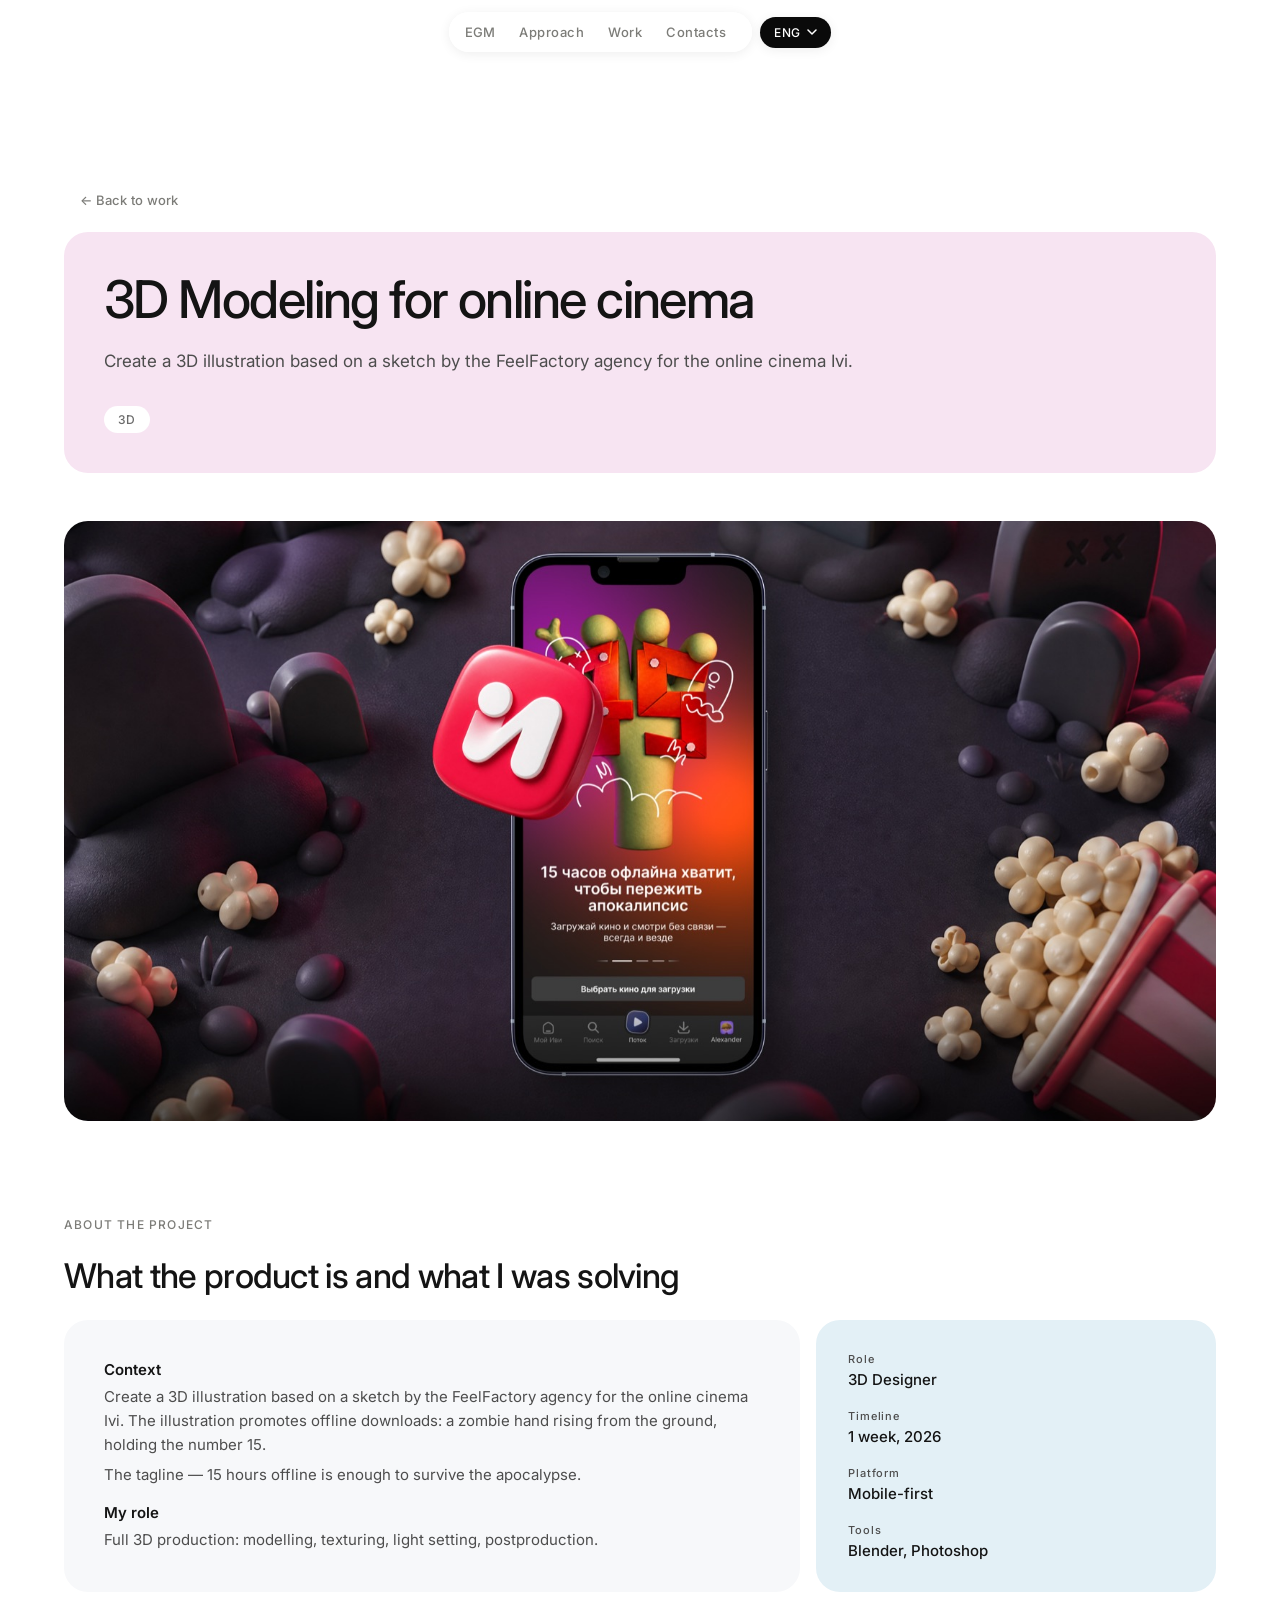
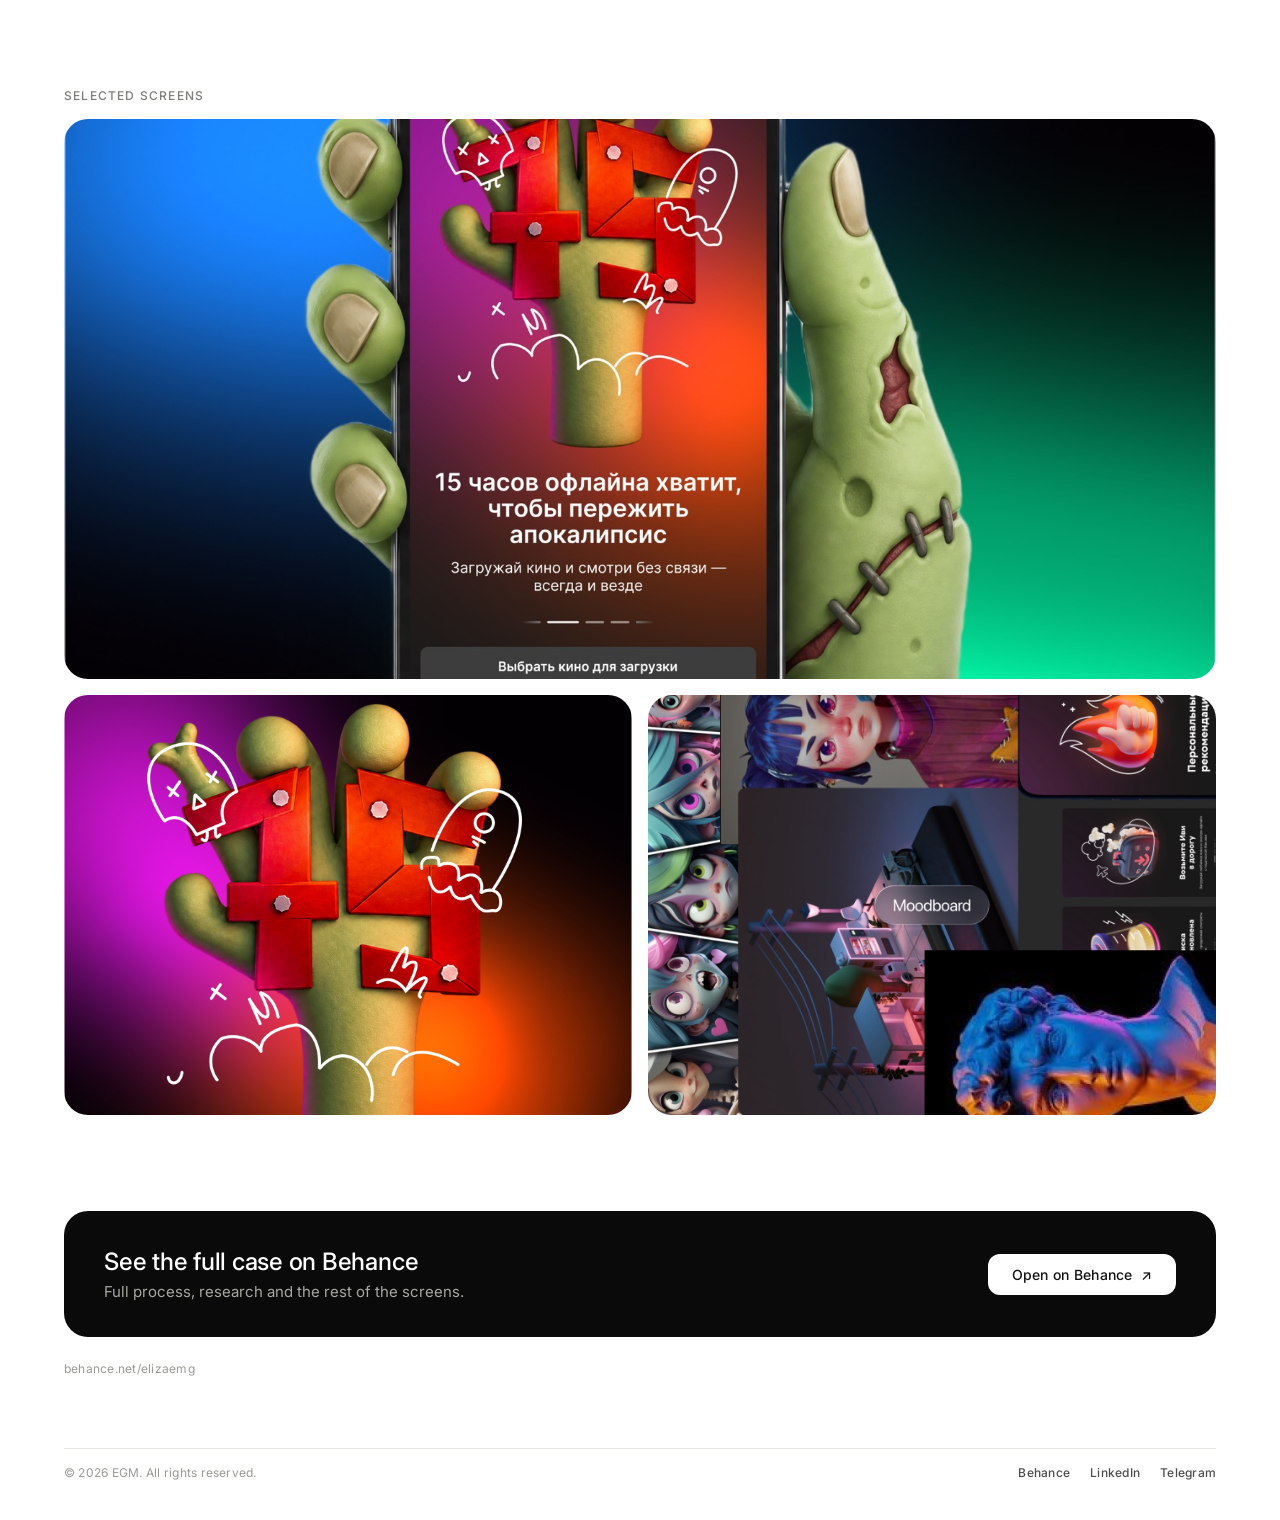
<file: case-studies/zombie-hand.html>
<!DOCTYPE html>
<html lang="en">
<head>
  <meta charset="UTF-8" />
  <meta name="viewport" content="width=device-width, initial-scale=1.0" />
  <title>3D Modeling for online cinema | Eliza EGM</title>
  <meta name="description" content="A 3D illustration based on a sketch by the FeelFactory agency for the online cinema Ivi." />
  <link rel="preconnect" href="https://fonts.googleapis.com">
  <link rel="preconnect" href="https://fonts.gstatic.com" crossorigin>
  <link href="https://fonts.googleapis.com/css2?family=Inter:wght@400;500;600;700&display=swap" rel="stylesheet">
  <link rel="stylesheet" href="../css/style.css" />
  <link rel="stylesheet" href="../css/case-study.css" />
</head>
<body data-page="zombiehand">

  <header class="site-header">
    <nav class="nav" aria-label="Primary">
      <a class="nav__brand" href="../index.html">EGM</a>
      <a class="nav__link" href="../index.html#approach" data-i18n="nav.approach">Approach</a>
      <a class="nav__link" href="../index.html#work" data-i18n="nav.work">Work</a>
      <a class="nav__link" href="../index.html#contact" data-i18n="nav.contacts">Contacts</a>
    </nav>
    <div class="lang-switch">
      <button type="button" class="lang-switch__button" aria-haspopup="listbox" aria-expanded="false">
        <span class="lang-switch__label" data-lang-current>ENG</span>
        <svg class="lang-switch__chevron" width="10" height="6" viewBox="0 0 10 6" fill="none" aria-hidden="true">
          <path d="M1 1L5 5L9 1" stroke="currentColor" stroke-width="1.5" stroke-linecap="round" stroke-linejoin="round"/>
        </svg>
      </button>
      <ul class="lang-switch__menu" role="listbox" hidden>
        <li role="option" data-lang="en" aria-selected="true">ENG</li>
        <li role="option" data-lang="ru" aria-selected="false">RU</li>
      </ul>
    </div>
  </header>

  <main>
    <section class="cs-hero">
      <a class="cs-back" href="../index.html#work" data-i18n="cs.back">← Back to work</a>
      <div class="cs-title-card">
        <h1 data-i18n="hero.title">3D Modeling for online cinema</h1>
        <p data-i18n="hero.desc">Create a 3D illustration based on a sketch by the FeelFactory agency for the online cinema Ivi.</p>
        <div class="cs-tags">
          <span class="pill" data-i18n="hero.tag1">3D</span>
        </div>
      </div>
    </section>

    <section class="cs-cover">
      <div class="cs-cover__frame">
        <img src="../assets/images/zombiehand-cover.jpg" alt="3D render of a phone app promo with popcorn, dark cinema theme" />
      </div>
    </section>

    <section class="cs-about">
      <p class="cs-eyebrow" data-i18n="cs.eyebrow.about">About the project</p>
      <h2 data-i18n="cs.about.heading">What the product is and what I was solving</h2>
      <div class="cs-about__columns">
        <div class="cs-about__context">
          <div class="cs-about__block">
            <h3 data-i18n="cs.about.context">Context</h3>
            <p data-i18n="about.context">Create a 3D illustration based on a sketch by the FeelFactory agency for the online cinema Ivi. The illustration promotes offline downloads: a zombie hand rising from the ground, holding the number 15.</p>
            <p data-i18n="about.context2">The tagline — 15 hours offline is enough to survive the apocalypse.</p>
          </div>
          <div class="cs-about__block">
            <h3 data-i18n="cs.about.myrole">My role</h3>
            <p data-i18n="about.myrole">Full 3D production: modelling, texturing, light setting, postproduction.</p>
          </div>
        </div>
        <dl class="cs-about__facts">
          <div><dt data-i18n="cs.facts.role">Role</dt><dd data-i18n="facts.role">3D Designer</dd></div>
          <div><dt data-i18n="cs.facts.timeline">Timeline</dt><dd data-i18n="facts.timeline">1 week, 2026</dd></div>
          <div><dt data-i18n="cs.facts.platform">Platform</dt><dd data-i18n="facts.platform">Mobile-first</dd></div>
          <div><dt data-i18n="cs.facts.tools">Tools</dt><dd data-i18n="facts.tools">Blender, Photoshop</dd></div>
        </dl>
      </div>
    </section>

    <section class="cs-visuals">
      <p class="cs-eyebrow" data-i18n="cs.eyebrow.screens">Selected screens</p>
      <div class="cs-visuals__main">
        <img src="../assets/images/zombiehand-visual-1.jpg" alt="3D render, wide shot of the cinema promo scene" />
      </div>
      <div class="cs-visuals__pair">
        <div><img src="../assets/images/zombiehand-visual-2.jpg" alt="3D render, phone screen detail" /></div>
        <div><img src="../assets/images/zombiehand-visual-3.jpg" alt="3D render, popcorn and props close-up" /></div>
      </div>
    </section>

    <section class="cs-cta">
      <div class="cs-cta__card">
        <div class="cs-cta__text">
          <h3 data-i18n="cs.cta.heading">See the full case on Behance</h3>
          <p data-i18n="cs.cta.text">Full process, research and the rest of the screens.</p>
        </div>
        <a class="btn btn--white" href="https://www.behance.net/elizaemg" target="_blank" rel="noopener"><span data-i18n="cs.cta.button">Open on Behance</span> ↗</a>
      </div>
      <p class="cs-cta__handle">behance.net/elizaemg</p>
    </section>
  </main>

  <footer class="cs-footer">
    <div class="cs-footer__divider"></div>
    <div class="cs-footer__row">
      <span data-i18n="cs.footer.copyright">© 2026 EGM. All rights reserved.</span>
      <div class="cs-footer__links">
        <a href="https://www.behance.net/elizaemg" target="_blank" rel="noopener">Behance</a>
        <a href="https://www.linkedin.com/in/elizaemg" target="_blank" rel="noopener">LinkedIn</a>
        <a href="https://t.me/elizabethemg" target="_blank" rel="noopener">Telegram</a>
      </div>
    </div>
  </footer>

  <script src="../js/main.js"></script>
  <script src="../js/i18n.js"></script>
</body>
</html>
</file>
<file: css/style.css>
/* ---------------------------------------------------------
   Design tokens
--------------------------------------------------------- */
:root {
  --color-text: #0a0a0a;
  --color-text-strong: #141414;
  --color-text-secondary: #6b6b6b;
  --color-text-muted: #7c7c78;
  --color-text-faint: #9a9a95;
  --color-border: #e6e6e6;
  --color-border-soft: #e8e8e4;
  --color-bg: #ffffff;
  --color-bg-soft: #f7f8fa;
  --color-pink: #f7e4f2;
  --color-blue: #e3f0f6;
  --color-green-bg: #eef6dd;
  --color-green-text: #035700;
  --color-ink: #141414;
  --color-link: #1a56db;
  --color-white: #ffffff;

  --radius-xl: 24px;
  --radius-lg: 16px;
  --radius-md: 12px;
  --radius-pill: 999px;

  --max-width: 1200px;
  --gutter: 24px;

  --shadow-soft: 0 1px 2px 0 rgba(0, 0, 0, 0.03);
  --shadow-nav: 0 2px 12px 0 rgba(0, 0, 0, 0.07);
  --shadow-card: 0 4px 20px 0 rgba(0, 0, 0, 0.1);

  --font-sans: "Inter", -apple-system, BlinkMacSystemFont, "Segoe UI", sans-serif;
}

/* ---------------------------------------------------------
   Reset
--------------------------------------------------------- */
*,
*::before,
*::after {
  box-sizing: border-box;
}

html {
  -webkit-text-size-adjust: 100%;
  scroll-behavior: smooth;
}

body {
  margin: 0;
  font-family: var(--font-sans);
  color: var(--color-text-strong);
  background: var(--color-bg);
  -webkit-font-smoothing: antialiased;
}

img {
  display: block;
  max-width: 100%;
}

[hidden] {
  display: none !important;
}

a {
  color: inherit;
  text-decoration: none;
}

h1,
h2,
h3,
h4,
h5,
h6,
p,
dl,
dd {
  margin: 0;
}

ul {
  margin: 0;
  padding: 0;
  list-style: none;
}

button {
  font: inherit;
  color: inherit;
  background: none;
  border: none;
  cursor: pointer;
}

/* ---------------------------------------------------------
   Layout helpers
--------------------------------------------------------- */
.container {
  max-width: var(--max-width);
  margin-inline: auto;
  padding-inline: var(--gutter);
}

.section {
  padding-block: 120px;
  border-top: 1px solid var(--color-border);
}

@media (max-width: 900px) {
  .section {
    padding-block: 80px;
  }
}

@media (max-width: 600px) {
  .section {
    padding-block: 56px;
  }
}

/* ---------------------------------------------------------
   Nav
--------------------------------------------------------- */
.site-header {
  position: sticky;
  top: 0;
  z-index: 50;
  display: flex;
  align-items: center;
  justify-content: center;
  gap: 8px;
  flex-wrap: wrap;
  padding: 12px var(--gutter);
}

.nav {
  display: flex;
  align-items: center;
  gap: 4px;
  padding: 8px 16px;
  background: rgba(255, 255, 255, 0.92);
  backdrop-filter: blur(12px);
  -webkit-backdrop-filter: blur(12px);
  border-radius: var(--radius-pill);
  box-shadow: var(--shadow-nav);
}

.nav__brand {
  padding: 4px 10px 4px 0;
  font-size: 13px;
  font-weight: 500;
  color: var(--color-text-muted);
  white-space: nowrap;
  transition: color 0.15s ease;
}

.nav__brand:hover,
.nav__brand.is-active {
  color: var(--color-text-strong);
}

.nav__link {
  padding: 4px 10px;
  font-size: 13px;
  font-weight: 500;
  letter-spacing: 0.04em;
  color: var(--color-text-muted);
  white-space: nowrap;
  transition: color 0.15s ease;
}

.nav__link:hover,
.nav__link.is-active {
  color: var(--color-text-strong);
}

@media (max-width: 420px) {
  .nav {
    gap: 0;
    padding: 6px 10px;
  }
  .nav__brand {
    padding-right: 8px;
  }
  .nav__link {
    padding: 4px 7px;
    font-size: 11px;
  }
}

/* ---------------------------------------------------------
   Language switch
--------------------------------------------------------- */
.lang-switch {
  position: relative;
}

.lang-switch__button {
  display: flex;
  align-items: center;
  gap: 6px;
  padding: 8px 14px;
  background: #0a0a0a;
  border-radius: var(--radius-pill);
  box-shadow: var(--shadow-nav);
}

.lang-switch__label {
  font-size: 12px;
  font-weight: 500;
  letter-spacing: 0.04em;
  color: var(--color-white);
  white-space: nowrap;
}

.lang-switch__chevron {
  flex-shrink: 0;
  color: var(--color-white);
}

.lang-switch__menu {
  position: absolute;
  top: calc(100% + 8px);
  right: 0;
  z-index: 10;
  min-width: 100%;
  margin: 0;
  padding: 4px;
  list-style: none;
  background: #0a0a0a;
  border-radius: 12px;
  box-shadow: var(--shadow-nav);
}

.lang-switch__menu[hidden] {
  display: none;
}

.lang-switch__menu li {
  padding: 8px 14px;
  border-radius: 8px;
  font-size: 12px;
  font-weight: 500;
  letter-spacing: 0.04em;
  color: var(--color-white);
  white-space: nowrap;
  cursor: pointer;
  transition: background-color 0.15s ease;
}

.lang-switch__menu li:hover {
  background: rgba(255, 255, 255, 0.15);
}

.lang-switch__menu li[aria-selected="true"] {
  background: rgba(255, 255, 255, 0.12);
}

/* ---------------------------------------------------------
   Buttons / tags
--------------------------------------------------------- */
.pill {
  display: inline-flex;
  align-items: center;
  flex-shrink: 0;
  padding: 6px 14px;
  border-radius: var(--radius-pill);
  background: var(--color-white);
  font-size: 12px;
  font-weight: 500;
  letter-spacing: 0.04em;
  color: var(--color-text-secondary);
  white-space: nowrap;
  transition: transform 0.18s ease, background-color 0.18s ease, box-shadow 0.18s ease, color 0.18s ease;
}

.pill:hover {
  transform: translateY(-2px);
  background: var(--color-pink);
  color: var(--color-text-strong);
  box-shadow: 0 6px 16px rgba(0, 0, 0, 0.08);
}

.btn {
  display: inline-flex;
  align-items: center;
  justify-content: center;
  gap: 8px;
  padding: 12px 24px;
  border-radius: var(--radius-md);
  font-size: 14px;
  font-weight: 500;
  letter-spacing: 0.02em;
  transition: opacity 0.15s ease, background-color 0.15s ease;
}

.btn--dark {
  background: var(--color-text);
  color: var(--color-white);
}

.btn--dark:hover {
  opacity: 0.85;
}

.btn--outline {
  border: 1px solid var(--color-border);
  color: var(--color-text);
  background: var(--color-white);
}

.btn--outline:hover {
  background: var(--color-bg-soft);
}

.btn--white {
  background: var(--color-white);
  color: var(--color-text-strong);
}

.link-arrow {
  display: inline-flex;
  align-items: center;
  gap: 4px;
  font-size: 13px;
  font-weight: 500;
  color: var(--color-link);
}

.link-arrow__arrow {
  transition: transform 0.15s ease;
}

.link-arrow:hover .link-arrow__arrow {
  transform: translateX(2px);
}

/* ---------------------------------------------------------
   Footer
--------------------------------------------------------- */
.site-footer {
  padding: 24px var(--gutter);
  border-top: 1px solid var(--color-border);
}

.site-footer__row {
  display: flex;
  align-items: center;
  justify-content: space-between;
  gap: 16px;
  flex-wrap: wrap;
  max-width: var(--max-width);
  margin-inline: auto;
}

.site-footer__copy {
  font-size: 12px;
  color: var(--color-text-secondary);
}

.site-footer__links {
  display: flex;
  gap: 24px;
}

.site-footer__links a {
  font-size: 12px;
  color: var(--color-text-secondary);
  transition: color 0.15s ease;
}

.site-footer__links a:hover {
  color: var(--color-text-strong);
}

/* ---------------------------------------------------------
   Section heading
--------------------------------------------------------- */
.section-heading {
  font-size: clamp(28px, 3.2vw, 38.8px);
  font-weight: 600;
  letter-spacing: -0.03em;
  line-height: 1.2;
  color: var(--color-text);
}

.section-subhead {
  padding-top: 8px;
  font-size: 15px;
  color: var(--color-text-secondary);
}
</file>
<file: css/home.css>
/* ---------------------------------------------------------
   Hero
--------------------------------------------------------- */
.hero {
  display: flex;
  flex-direction: column;
  align-items: center;
  padding: 96px var(--gutter) 80px;
}

.hero__grid {
  display: grid;
  grid-template-columns: 2fr 1fr;
  gap: 16px;
  width: 100%;
  max-width: var(--max-width);
  min-height: 400px;
}

.hero__card {
  display: flex;
  flex-direction: column;
  justify-content: space-between;
  padding: 40px;
  border-radius: var(--radius-xl);
  background: var(--color-pink);
  box-shadow: var(--shadow-soft);
}

.hero__intro {
  display: flex;
  flex-direction: column;
  gap: 12px;
}

.hero__greeting {
  margin: 0;
  font-size: 24px;
  font-weight: 500;
  color: var(--color-text-strong);
}

.hero__heading {
  margin: 0;
  font-size: clamp(32px, 5.2vw, 71px);
  font-weight: 500;
  letter-spacing: -0.03em;
  line-height: 1.02;
  color: var(--color-text-strong);
}

.hero__rotate-word {
  display: inline-block;
  transition: opacity 0.28s ease, transform 0.28s ease, filter 0.28s ease;
}

.hero__rotate-word.is-swapping {
  opacity: 0;
  transform: translateY(0.18em);
  filter: blur(4px);
}

@media (prefers-reduced-motion: reduce) {
  .hero__rotate-word {
    transition: none;
  }
}

.hero__tags {
  display: flex;
  flex-wrap: wrap;
  gap: 8px;
  padding-top: 32px;
}

.hero__tags .pill:hover {
  background: var(--color-blue);
}

.hero__aside {
  display: flex;
  flex-direction: column;
  gap: 16px;
}

.hero__portrait {
  position: relative;
  flex: 1;
  min-height: 260px;
  border-radius: var(--radius-xl);
  overflow: hidden;
  box-shadow: var(--shadow-soft);
  perspective: 800px;
}

.hero__portrait img {
  width: 100%;
  height: 100%;
  object-fit: cover;
  transform-origin: center;
  transition: transform 0.25s ease-out;
  will-change: transform;
}

@media (prefers-reduced-motion: reduce) {
  .hero__portrait img {
    transition: none;
  }
}

.hero__status {
  display: flex;
  align-items: center;
  justify-content: space-between;
  gap: 12px;
  padding: 24px 28px;
  border-radius: var(--radius-xl);
  background: var(--color-green-bg);
  box-shadow: var(--shadow-soft);
}

.hero__status-left {
  display: flex;
  align-items: center;
  gap: 12px;
}

.hero__status-dot {
  position: relative;
  width: 9px;
  height: 9px;
  border-radius: 50%;
  background: var(--color-green-text);
  flex-shrink: 0;
  animation: pulse-dot 2s ease-in-out infinite;
}

@keyframes pulse-dot {
  0%,
  100% {
    transform: scale(1);
    opacity: 1;
  }
  50% {
    transform: scale(1.35);
    opacity: 0.55;
  }
}

@media (prefers-reduced-motion: reduce) {
  .hero__status-dot {
    animation: none;
  }
}

.hero__status-text {
  font-size: 14px;
  font-weight: 500;
  letter-spacing: 0.01em;
  color: var(--color-green-text);
}

.hero__status-link {
  font-size: 14px;
  font-weight: 500;
  letter-spacing: 0.01em;
  color: var(--color-green-text);
  text-decoration: underline;
  text-underline-offset: 2px;
  white-space: nowrap;
  transition: opacity 0.15s ease;
}

.hero__status-link:hover {
  opacity: 0.7;
}

@media (max-width: 900px) {
  .hero {
    padding-top: 72px;
  }
  .hero__grid {
    grid-template-columns: 1fr;
  }
  .hero__card {
    padding: 32px;
  }
  .hero__aside {
    flex-direction: row;
  }
  .hero__portrait {
    min-height: 220px;
  }
}

@media (max-width: 560px) {
  .hero__aside {
    flex-direction: column;
  }
  .hero__card {
    padding: 24px;
  }
  .hero__greeting {
    font-size: 16px;
    font-weight: 500;
  }
  .hero__heading {
    font-size: 34px;
  }
}

/* ---------------------------------------------------------
   Approach
--------------------------------------------------------- */
.approach__grid {
  display: grid;
  grid-template-columns: 1fr 2fr;
  gap: 16px;
  padding-top: 48px;
}

.approach__intro {
  padding: 40px 32px;
  border-radius: var(--radius-xl);
  background: var(--color-blue);
  box-shadow: var(--shadow-soft);
  font-size: clamp(18px, 2vw, 24px);
  line-height: 1.35;
  color: var(--color-text);
}

.approach__notes {
  display: flex;
  flex-direction: column;
  gap: 24px;
  padding: 40px 44px;
  border-radius: var(--radius-xl);
  background: var(--color-bg-soft);
  box-shadow: var(--shadow-soft);
}

.approach__notes p {
  font-size: 16.8px;
  line-height: 1.6;
  color: var(--color-text-strong);
}

.approach__skills {
  margin-top: 16px;
  display: flex;
  flex-wrap: wrap;
  gap: 10px;
  padding: 40px 44px;
  border-radius: var(--radius-xl);
  background: var(--color-bg-soft);
  box-shadow: var(--shadow-soft);
}

.approach__skills .pill--accent {
  background: var(--color-pink);
  color: var(--color-text-strong);
  font-weight: 500;
}

.approach__skills .pill--outline {
  background: var(--color-white);
  color: var(--color-text);
  font-weight: 400;
}

@media (max-width: 900px) {
  .approach__grid {
    grid-template-columns: 1fr;
  }
  .approach__notes,
  .approach__skills {
    padding: 32px 24px;
  }
}

/* ---------------------------------------------------------
   Projects
--------------------------------------------------------- */
.projects__head {
  display: flex;
  align-items: flex-end;
  justify-content: space-between;
  gap: 16px;
  flex-wrap: wrap;
}

.projects__tabs {
  display: flex;
  gap: 12px;
  padding-top: 40px;
}

.projects__tab {
  padding: 8px 18px;
  border-radius: var(--radius-pill);
  border: 1px solid var(--color-border);
  font-size: 14px;
  color: var(--color-text);
  background: var(--color-white);
  transition: background-color 0.15s ease, color 0.15s ease;
}

.projects__tab.is-active {
  background: var(--color-text);
  color: var(--color-white);
  border-color: var(--color-text);
}

.projects__grid {
  display: grid;
  grid-template-columns: repeat(2, 1fr);
  gap: 16px;
  padding-top: 32px;
}

.projects__grid[hidden] {
  display: none;
}

.project-card {
  display: flex;
  flex-direction: column;
  border-radius: var(--radius-lg);
  overflow: hidden;
  background: var(--color-bg-soft);
}

.project-card__media {
  position: relative;
  height: 369px;
  overflow: hidden;
}

.project-card__media img {
  width: 100%;
  height: 100%;
  object-fit: cover;
}

.project-card__body {
  display: flex;
  flex-direction: column;
  flex: 1;
  padding: 28px;
}

.project-card__tags {
  display: flex;
  flex-wrap: wrap;
  gap: 8px;
}

.project-card__tag {
  flex-shrink: 0;
  padding: 4px 12px;
  border-radius: var(--radius-pill);
  border: 1px solid var(--color-border);
  background: var(--color-white);
  font-size: 11px;
  font-weight: 500;
  color: var(--color-text-secondary);
  white-space: nowrap;
}

.project-card__title {
  padding-top: 16px;
  font-size: 17px;
  font-weight: 600;
  letter-spacing: -0.02em;
  color: var(--color-text);
}

.project-card__desc {
  padding-top: 8px;
  font-size: 14px;
  line-height: 1.65;
  color: var(--color-text-secondary);
}

.project-card__footer {
  margin-top: auto;
  padding-top: 24px;
  border-top: 1px solid var(--color-border);
  margin-top: 24px;
}

@media (max-width: 860px) {
  .projects__grid {
    grid-template-columns: 1fr;
  }
  .project-card__media {
    height: 280px;
  }
}

/* ---------------------------------------------------------
   Contact
--------------------------------------------------------- */
.contact {
  display: flex;
  flex-direction: column;
  align-items: center;
  text-align: center;
  padding: 120px var(--gutter);
}

.contact__heading {
  max-width: 900px;
  font-size: clamp(30px, 5vw, 58.2px);
  font-weight: 600;
  letter-spacing: -0.03em;
  line-height: 1.08;
}

.contact__subhead {
  padding-top: 20px;
  font-size: 16px;
  color: var(--color-text-secondary);
}

.contact__actions {
  display: flex;
  gap: 12px;
  padding-top: 40px;
  flex-wrap: wrap;
  justify-content: center;
}

@media (max-width: 600px) {
  .contact {
    padding: 72px var(--gutter);
  }
}
</file>
<file: css/case-study.css>
/* ---------------------------------------------------------
   Case study hero
--------------------------------------------------------- */
.cs-hero {
  display: flex;
  flex-direction: column;
  gap: 24px;
  padding: 128px var(--gutter) 24px;
  max-width: var(--max-width);
  margin-inline: auto;
}

.cs-back {
  display: inline-flex;
  align-items: center;
  gap: 6px;
  padding-left: 16px;
  font-size: 13px;
  font-weight: 500;
  letter-spacing: 0.02em;
  color: var(--color-text-muted);
  width: fit-content;
  transition: color 0.15s ease;
}

.cs-back:hover {
  color: var(--color-text-strong);
}

.cs-title-card {
  display: flex;
  flex-direction: column;
  gap: 20px;
  padding: 40px;
  border-radius: var(--radius-xl);
  background: var(--color-pink);
}

.cs-title-card h1 {
  margin: 0;
  font-size: clamp(30px, 5vw, 52px);
  font-weight: 500;
  letter-spacing: -0.03em;
  line-height: 1.08;
  color: var(--color-text-strong);
}

.cs-title-card p {
  max-width: 760px;
  font-size: 17px;
  line-height: 1.53;
  color: #4d4d4d;
}

.cs-tags {
  display: flex;
  flex-wrap: wrap;
  gap: 8px;
  padding-top: 12px;
}

@media (max-width: 600px) {
  .cs-hero {
    padding-top: 96px;
  }
  .cs-title-card {
    padding: 28px;
  }
}

/* ---------------------------------------------------------
   Cover
--------------------------------------------------------- */
.cs-cover {
  padding: 24px;
  max-width: var(--max-width);
  margin-inline: auto;
}

.cs-cover__frame {
  height: 600px;
  border-radius: var(--radius-xl);
  overflow: hidden;
}

.cs-cover__frame img {
  width: 100%;
  height: 100%;
  object-fit: cover;
}

@media (max-width: 700px) {
  .cs-cover__frame {
    height: 320px;
  }
}

/* ---------------------------------------------------------
   About the project
--------------------------------------------------------- */
.cs-about {
  display: flex;
  flex-direction: column;
  gap: 24px;
  padding: 72px 24px 24px;
  max-width: var(--max-width);
  margin-inline: auto;
}

.cs-eyebrow {
  font-size: 12px;
  font-weight: 500;
  letter-spacing: 0.1em;
  color: var(--color-text-muted);
  text-transform: uppercase;
}

.cs-about h2 {
  margin: 0;
  font-size: clamp(24px, 3.4vw, 34px);
  font-weight: 500;
  letter-spacing: -0.02em;
  line-height: 1.18;
  color: var(--color-text-strong);
}

.cs-about__columns {
  display: flex;
  gap: 16px;
  align-items: stretch;
}

.cs-about__context {
  display: flex;
  flex-direction: column;
  gap: 16px;
  flex: 1;
  padding: 40px;
  border-radius: var(--radius-xl);
  background: var(--color-bg-soft);
  font-size: 15px;
}

.cs-about__context h3 {
  margin: 0;
  font-size: 15px;
  font-weight: 600;
  color: var(--color-text-strong);
}

.cs-about__context p,
.cs-about__context li {
  padding-top: 6px;
  font-size: 15px;
  line-height: 1.6;
  color: #4d4d4d;
}

.cs-about__block + .cs-about__block {
  padding-top: 0;
}

.cs-about__facts {
  display: flex;
  flex-direction: column;
  gap: 20px;
  width: 400px;
  flex-shrink: 0;
  padding: 32px;
  border-radius: var(--radius-xl);
  background: var(--color-blue);
}

.cs-about__facts dt {
  font-size: 11px;
  font-weight: 500;
  letter-spacing: 0.08em;
  color: #4d4d4d;
}

.cs-about__facts dd {
  margin: 4px 0 0;
  font-size: 15px;
  font-weight: 500;
  color: var(--color-text-strong);
}

@media (max-width: 860px) {
  .cs-about__columns {
    flex-direction: column;
  }
  .cs-about__facts {
    width: 100%;
  }
  .cs-about__context {
    padding: 28px;
  }
}

/* ---------------------------------------------------------
   Visuals
--------------------------------------------------------- */
.cs-visuals {
  display: flex;
  flex-direction: column;
  gap: 16px;
  padding: 72px 24px 24px;
  max-width: var(--max-width);
  margin-inline: auto;
}

.cs-visuals__main {
  height: 560px;
  border-radius: var(--radius-xl);
  overflow: hidden;
}

.cs-visuals__main.has-border,
.cs-visuals__pair > div.has-border {
  border: 1px solid #e8e8e8;
}

.cs-visuals__main.has-shadow,
.cs-visuals__pair > div.has-shadow {
  box-shadow: 0 4px 20px 0 rgba(0, 0, 0, 0.1);
}

.cs-visuals__main img {
  width: 100%;
  height: 100%;
  object-fit: cover;
}

.cs-visuals__pair {
  display: flex;
  gap: 16px;
}

.cs-visuals__pair > div {
  flex: 1;
  height: 420px;
  border-radius: var(--radius-xl);
  overflow: hidden;
  position: relative;
}

.cs-visuals__pair img {
  width: 100%;
  height: 100%;
  object-fit: cover;
}

.cs-visuals__pair img.is-layer {
  position: absolute;
  inset: 0;
}

@media (max-width: 700px) {
  .cs-visuals__main {
    height: 320px;
  }
  .cs-visuals__pair {
    flex-direction: column;
  }
  .cs-visuals__pair > div {
    flex: 0 0 auto;
    height: 320px;
  }
}

/* ---------------------------------------------------------
   Behance CTA
--------------------------------------------------------- */
.cs-cta {
  display: flex;
  flex-direction: column;
  gap: 24px;
  padding: 72px 24px 24px;
  max-width: var(--max-width);
  margin-inline: auto;
}

.cs-cta__card {
  display: flex;
  align-items: center;
  justify-content: space-between;
  gap: 24px;
  flex-wrap: wrap;
  padding: 36px 40px;
  border-radius: var(--radius-xl);
  background: var(--color-text);
}

.cs-cta__text h3 {
  margin: 0;
  font-size: 24px;
  font-weight: 500;
  letter-spacing: -0.01em;
  color: var(--color-white);
}

.cs-cta__text p {
  padding-top: 6px;
  font-size: 15px;
  color: #a8a8a3;
}

.cs-cta__handle {
  font-size: 12px;
  letter-spacing: 0.02em;
  color: var(--color-text-faint);
}

/* ---------------------------------------------------------
   Case-study footer (shared look, tighter spacing)
--------------------------------------------------------- */
.cs-footer {
  padding: 48px 24px 40px;
  max-width: var(--max-width);
  margin-inline: auto;
}

.cs-footer__divider {
  height: 1px;
  background: var(--color-border-soft);
}

.cs-footer__row {
  display: flex;
  align-items: center;
  justify-content: space-between;
  gap: 16px;
  flex-wrap: wrap;
  padding-top: 16px;
  font-size: 12px;
  letter-spacing: 0.02em;
}

.cs-footer__row a {
  color: #4d4d4d;
  font-weight: 500;
}

.cs-footer__row span {
  color: var(--color-text-faint);
}

.cs-footer__links {
  display: flex;
  gap: 20px;
}
</file>
